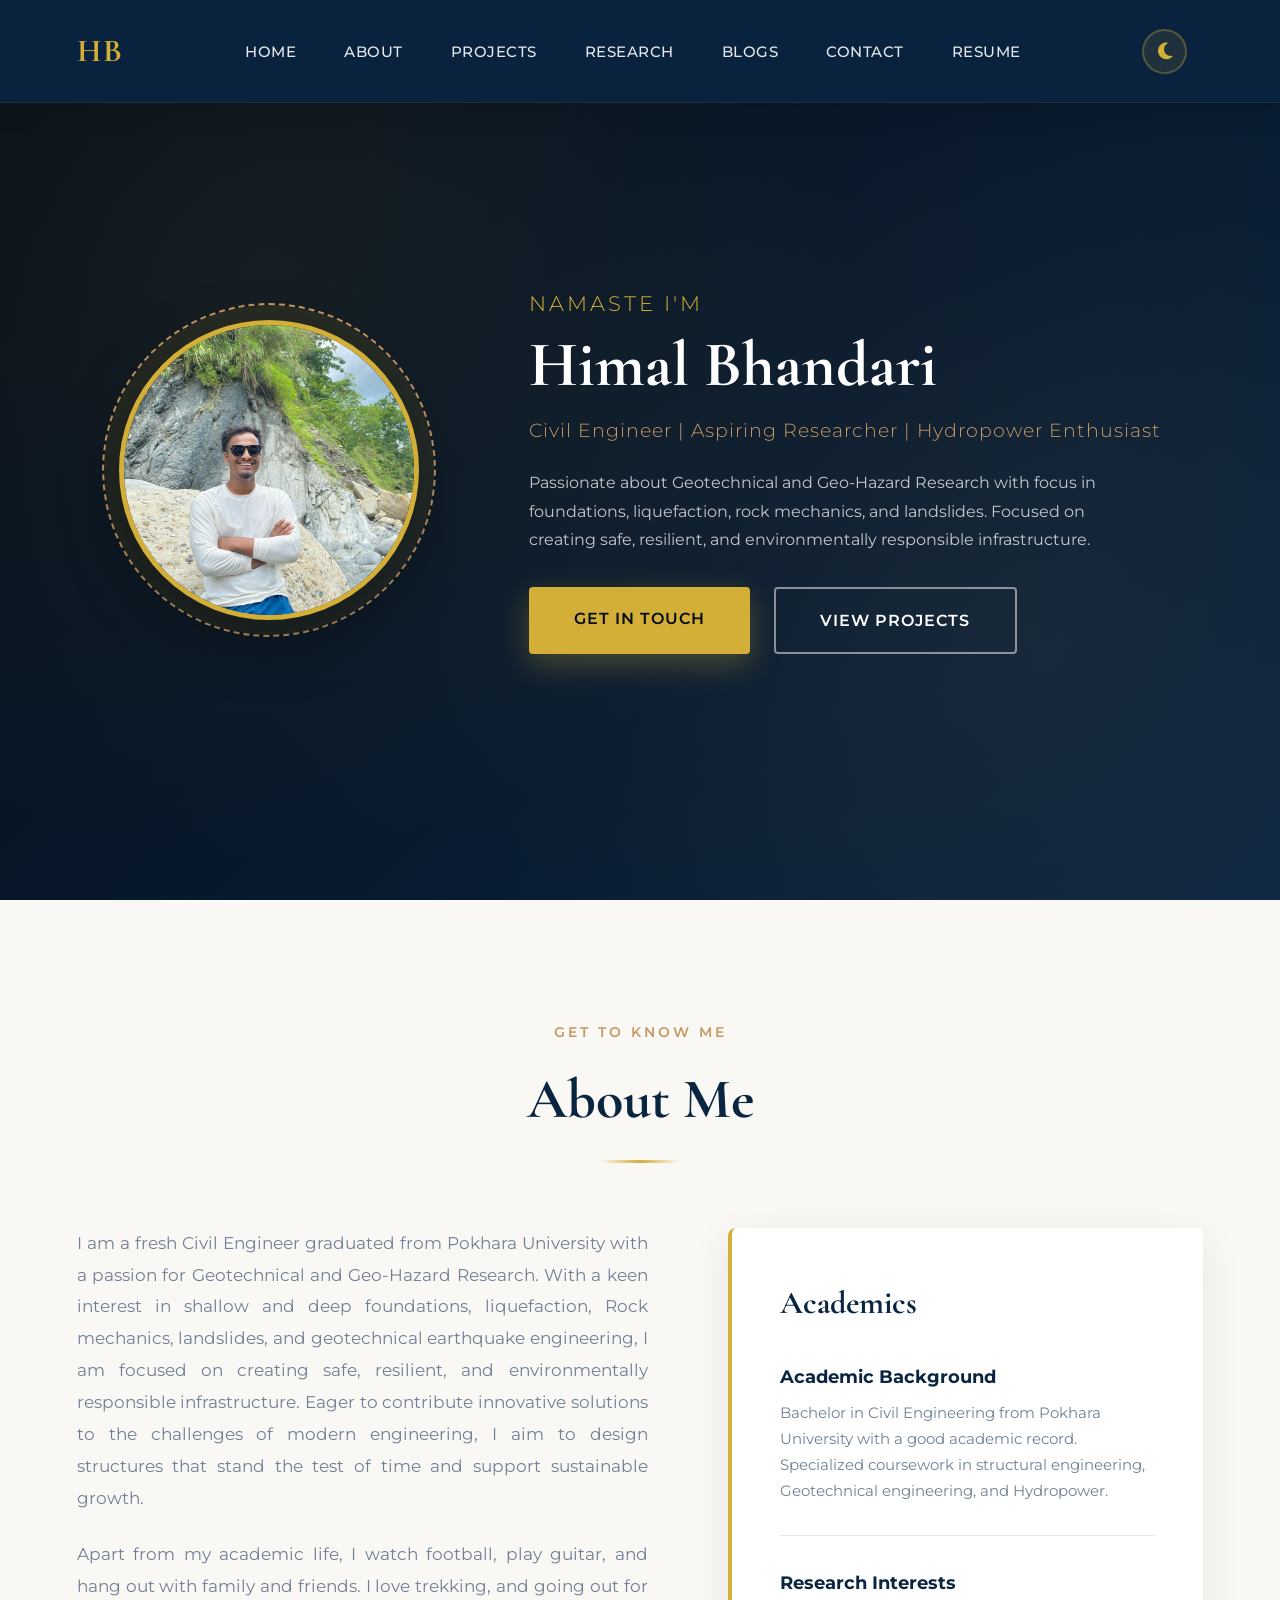
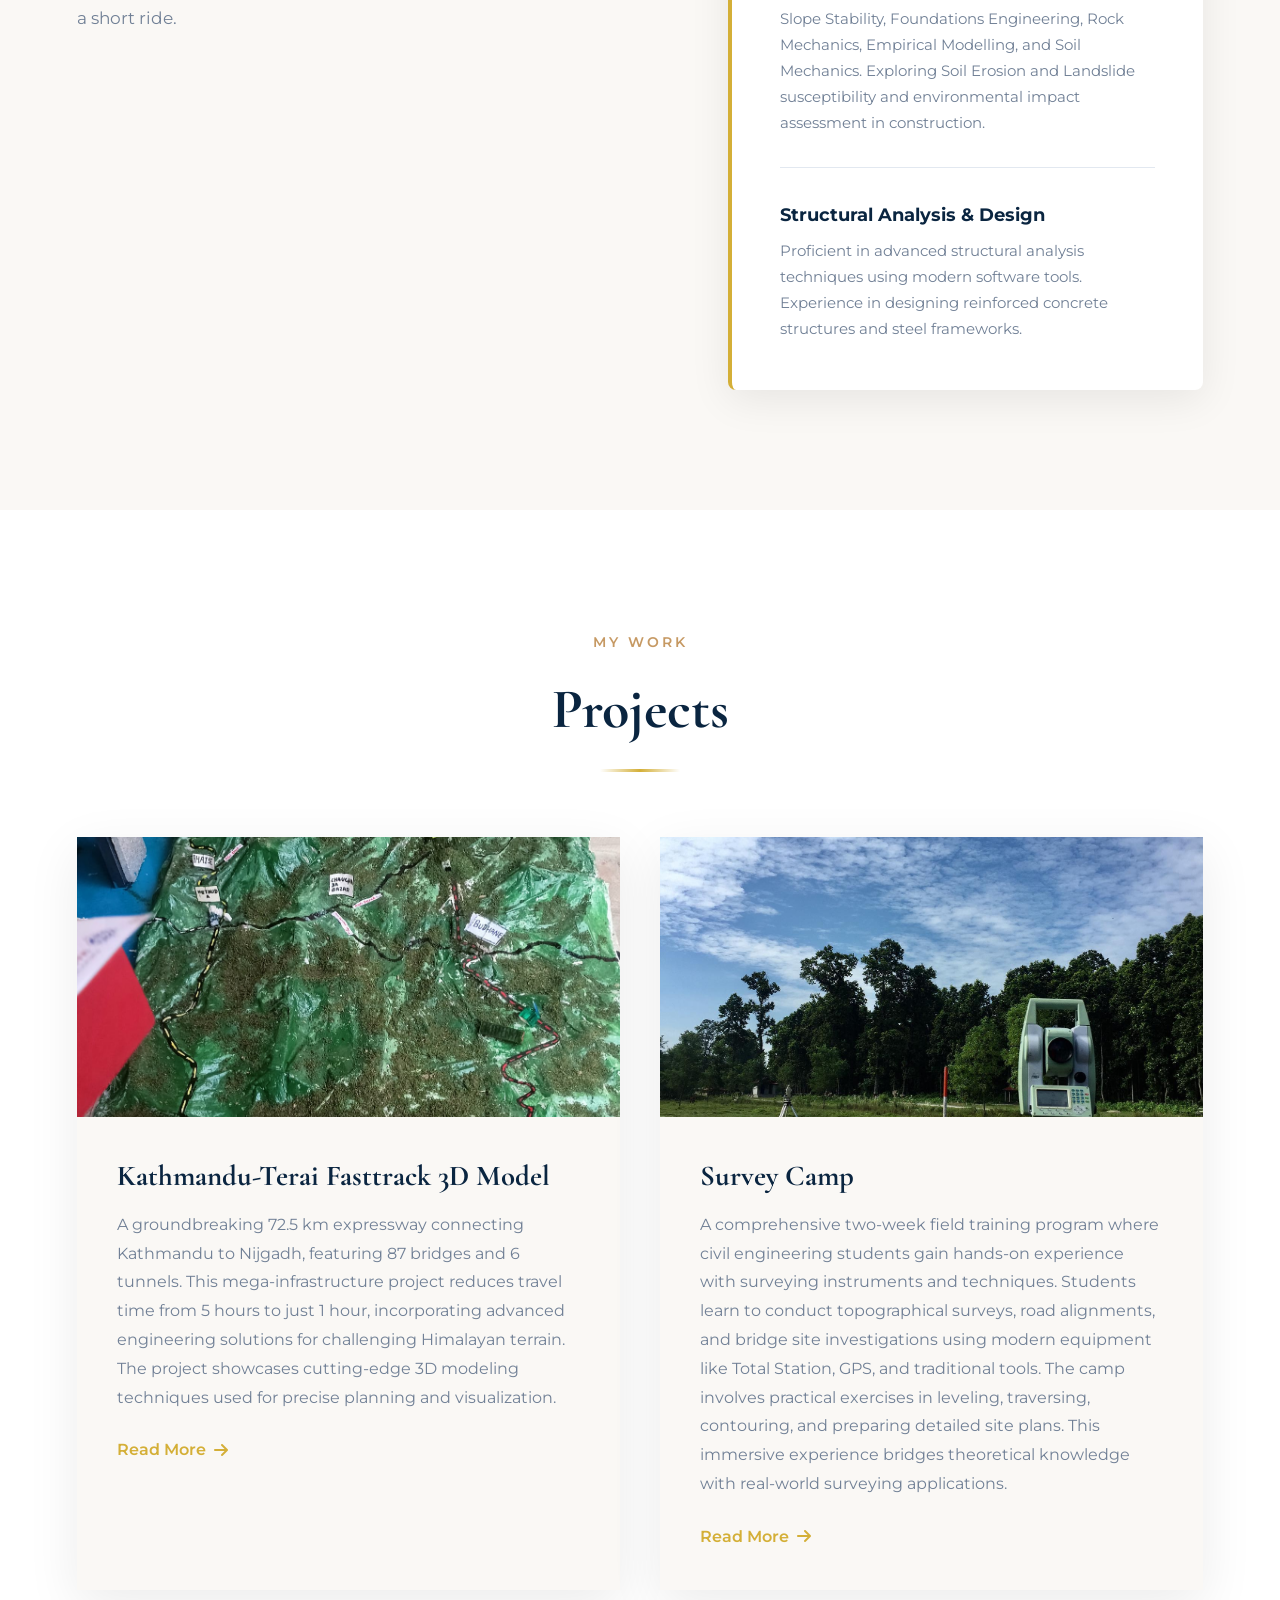
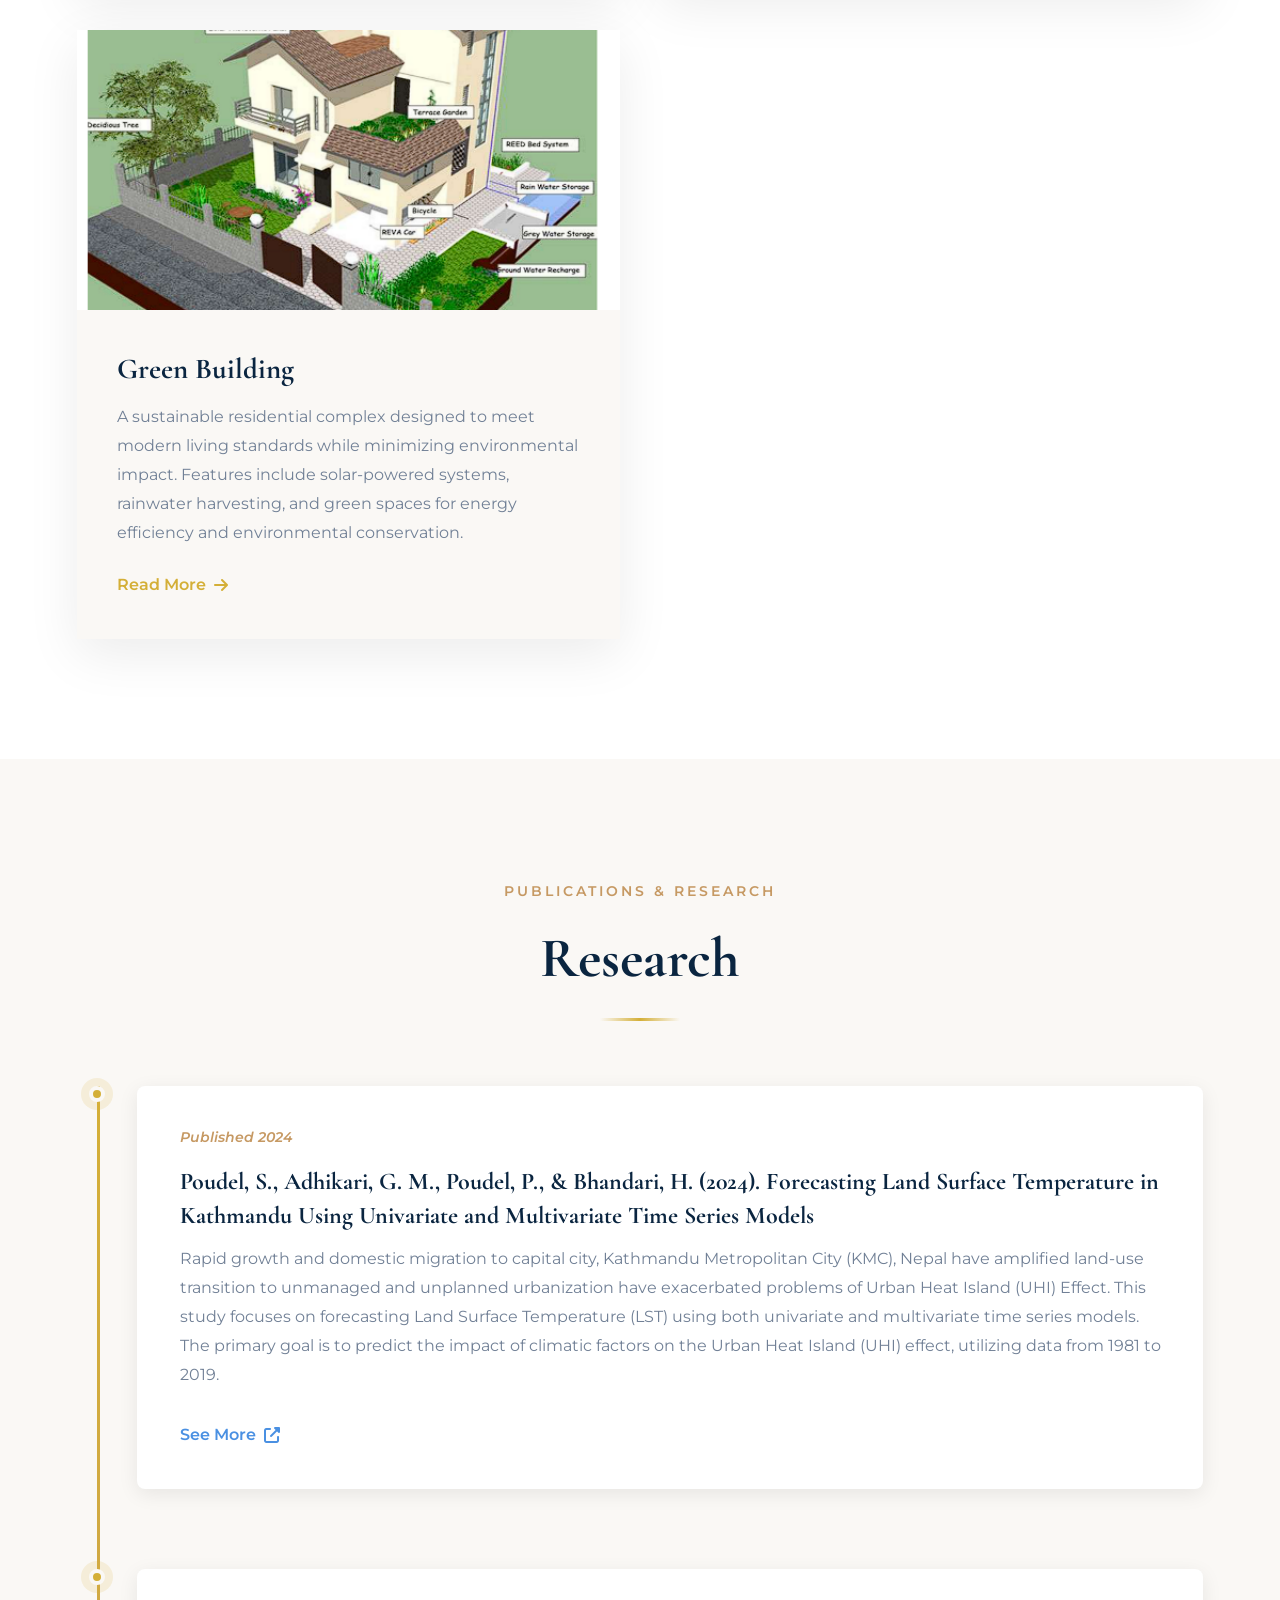
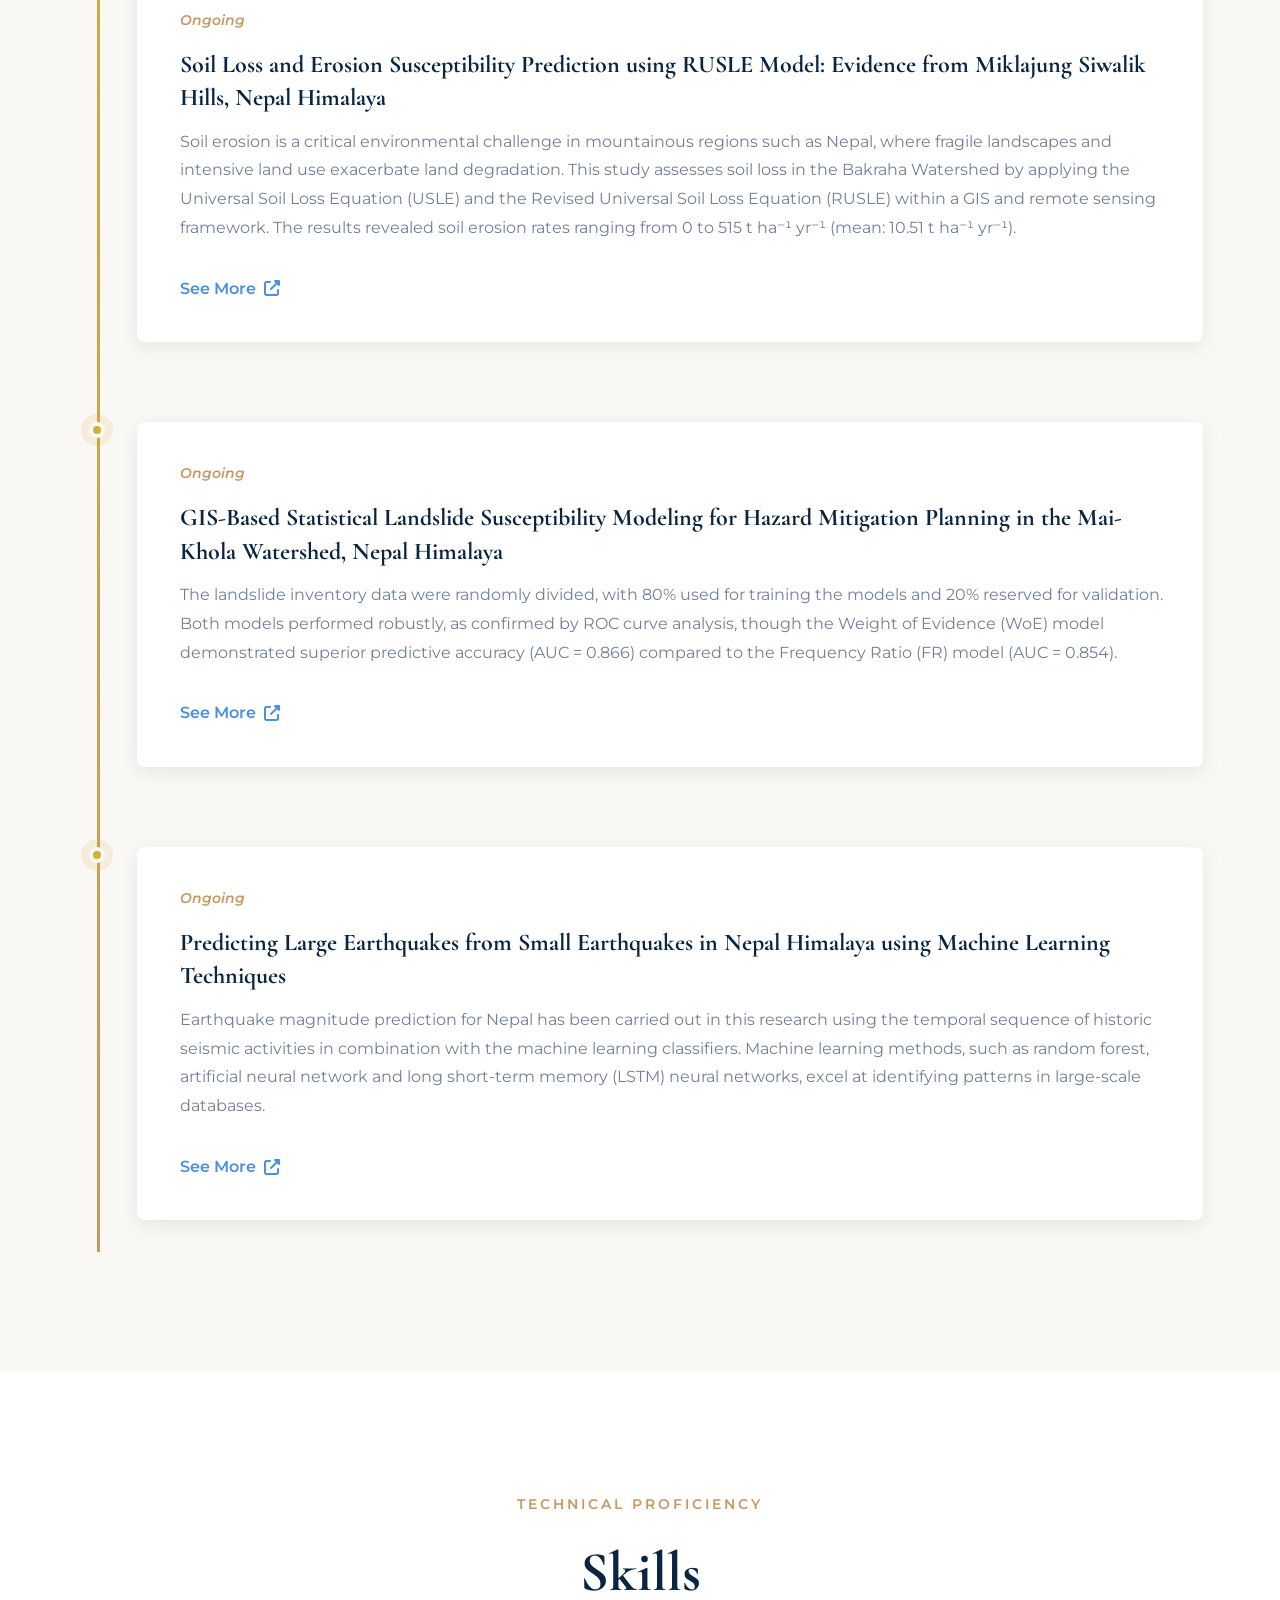
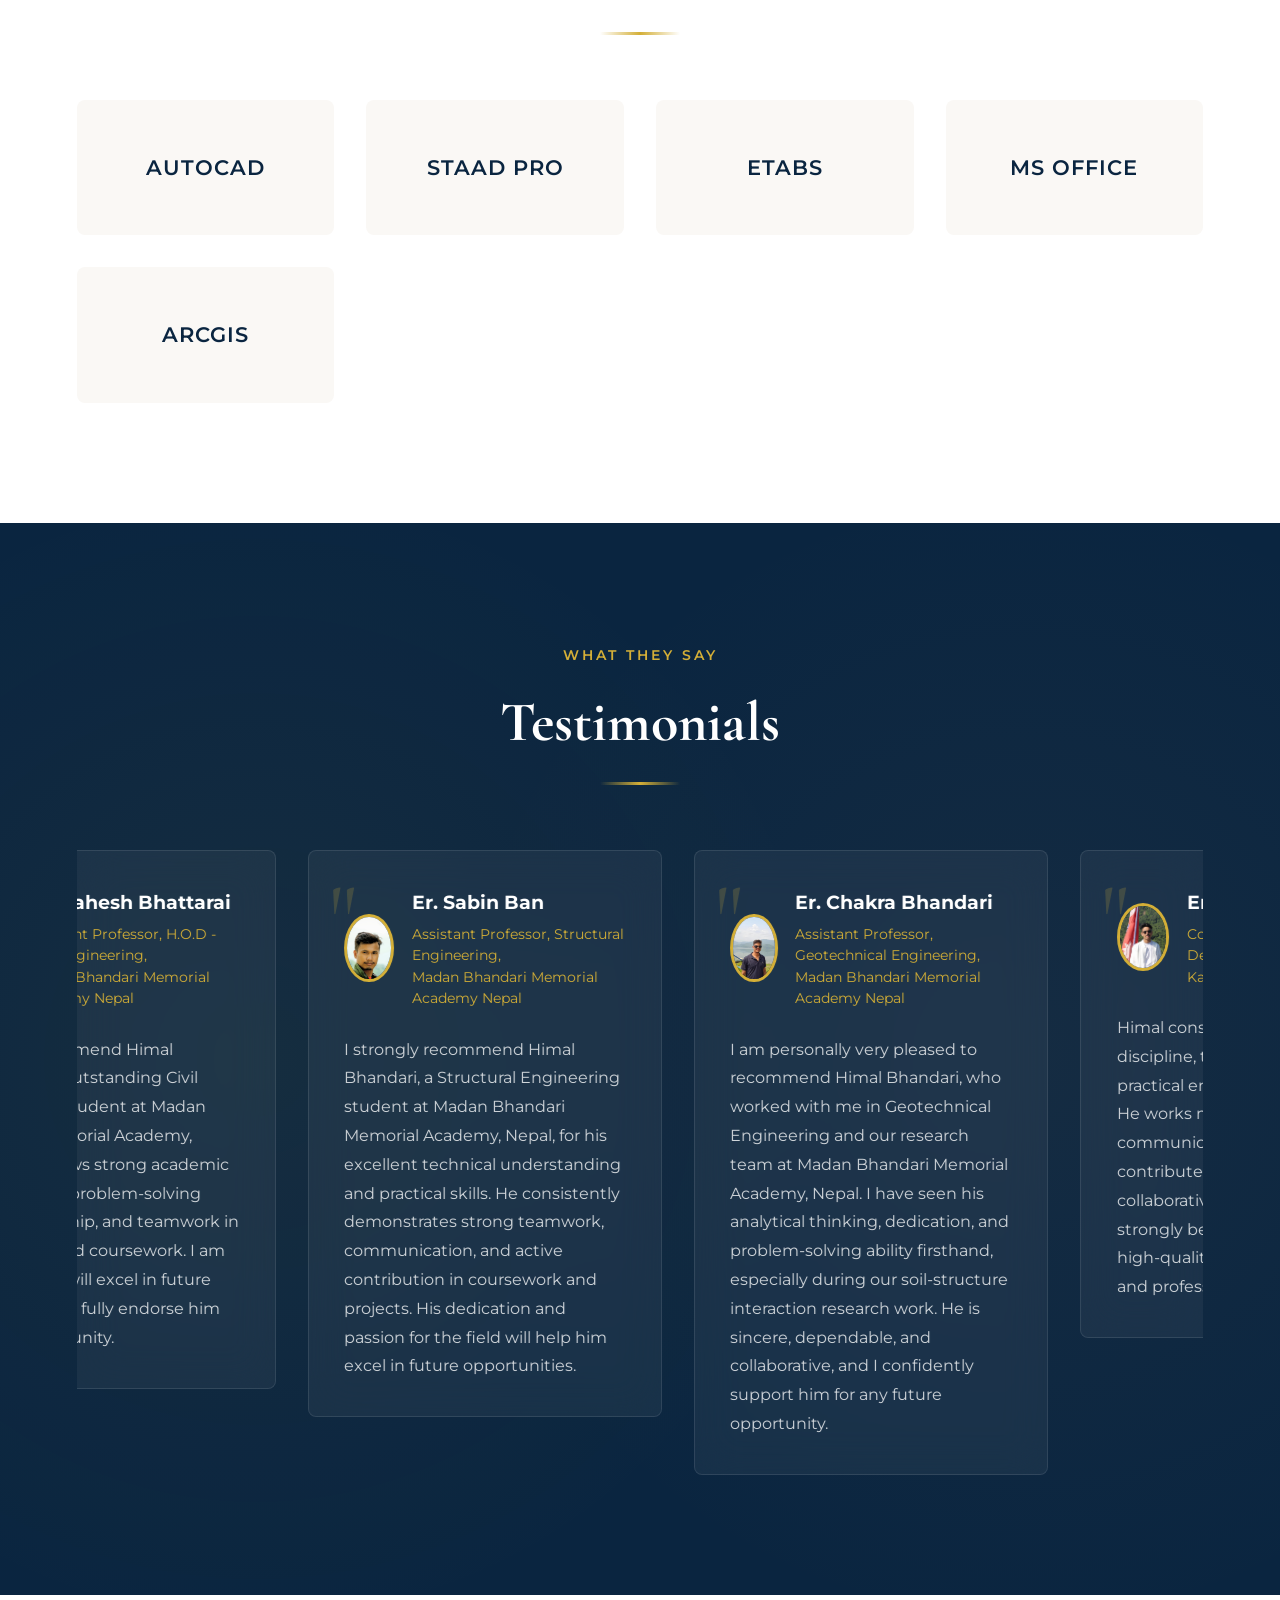
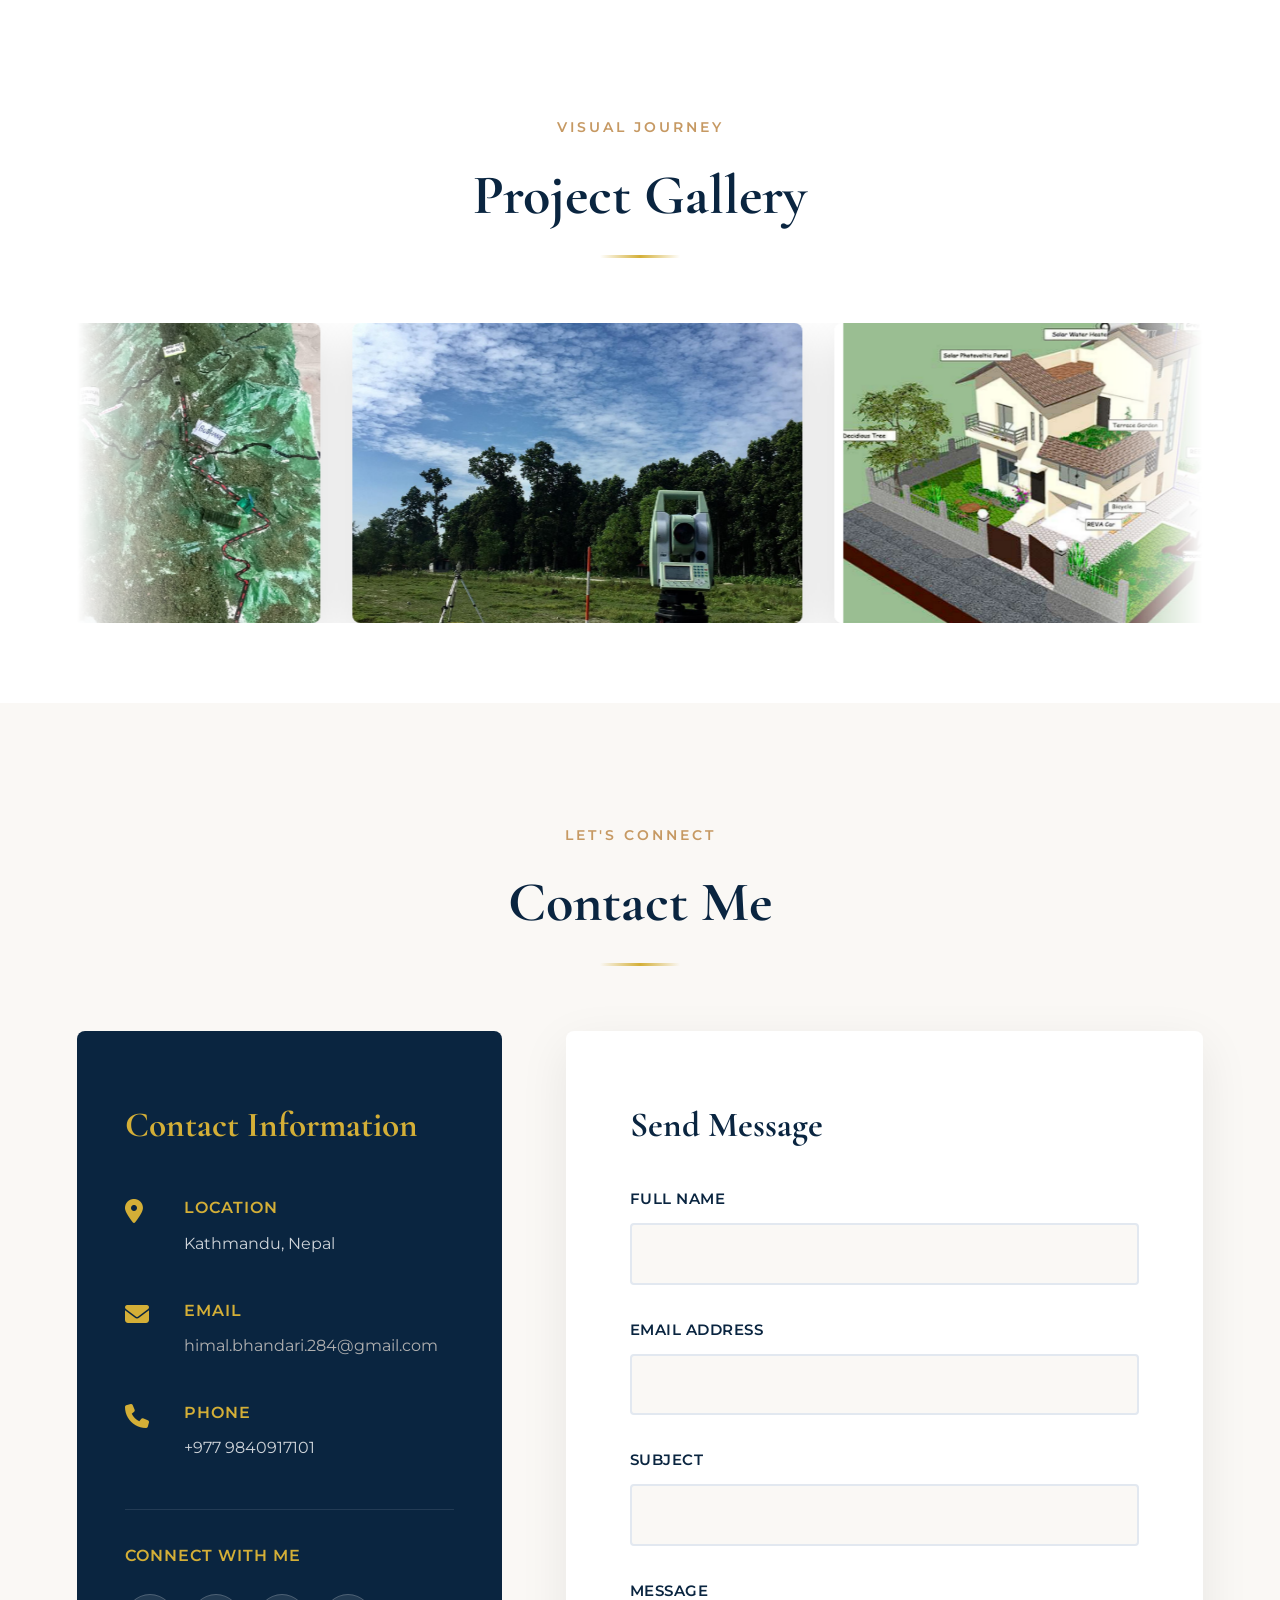
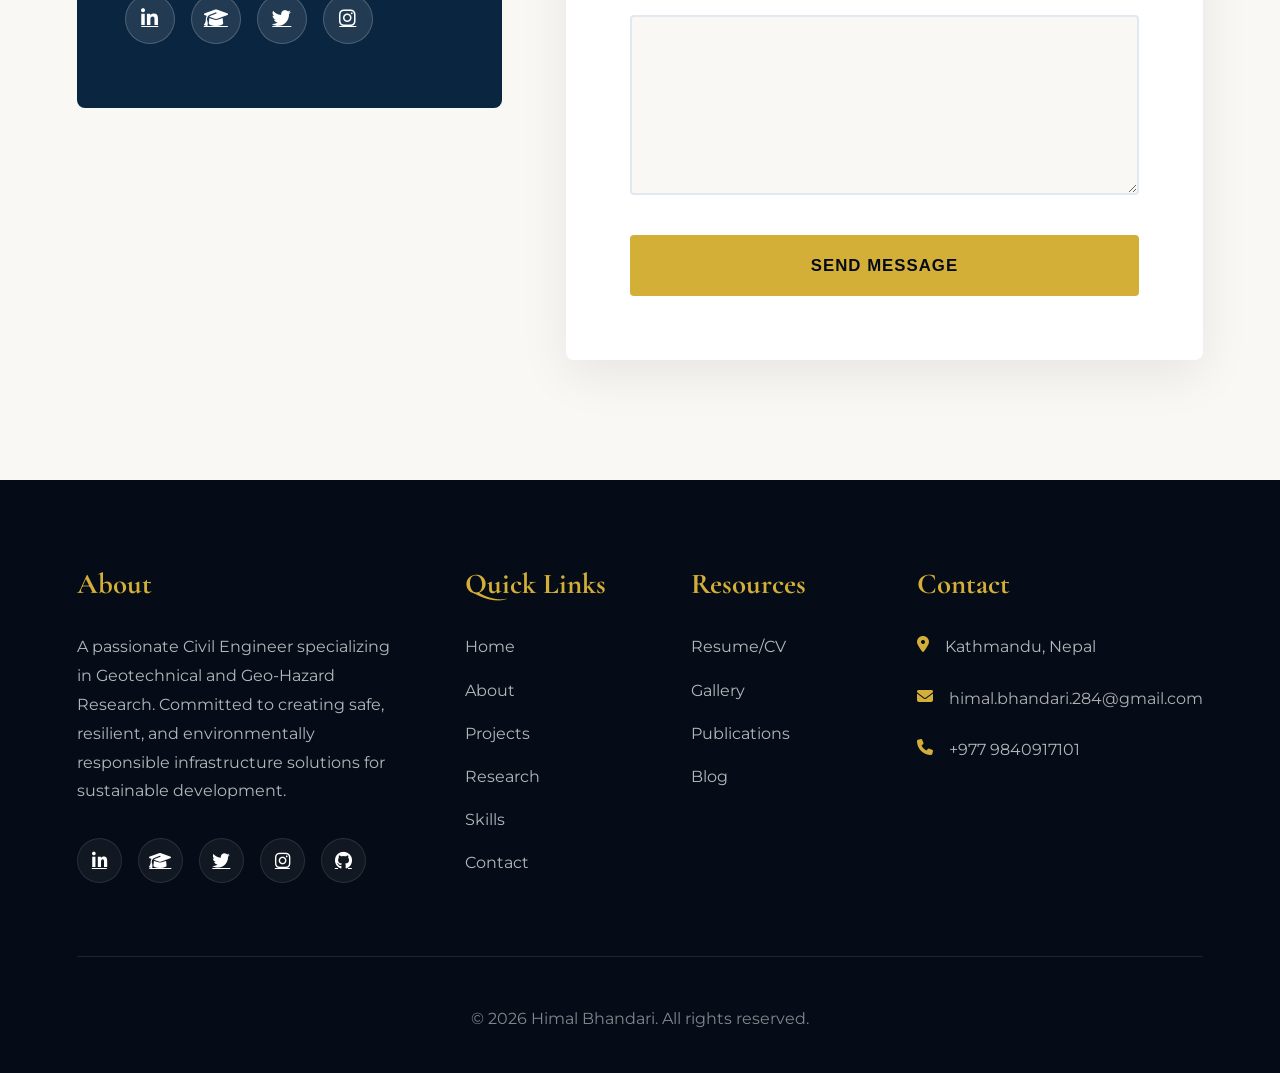
<file: index.html>
<!DOCTYPE html>
<html lang="en">
<head>
    <meta charset="UTF-8">
    <meta name="viewport" content="width=device-width, initial-scale=1.0">
    <title>Himal Bhandari - Civil Engineer & Researcher</title>
    <link rel="icon" type="image/png" href="images/favicon-circle.png">
    <link rel="apple-touch-icon" href="images/profile.jpg">
    <meta name="description" content="Portfolio of Himal Bhandari, Civil Engineer and aspiring researcher focused on geotechnical engineering, geo-hazard analysis, hydropower, and sustainable infrastructure.">
    <meta name="keywords" content="Himal Bhandari, Civil Engineer, Geotechnical Engineering, Hydropower, Landslide, Soil Mechanics, Portfolio, Nepal">
    <meta name="author" content="Himal Bhandari">
    <meta name="robots" content="index, follow, max-image-preview:large">
    <link rel="canonical" href="index.html">
    <meta property="og:type" content="website">
    <meta property="og:title" content="Himal Bhandari - Civil Engineer & Researcher">
    <meta property="og:description" content="Civil engineering portfolio featuring projects, research, blogs, and contact information.">
    <meta property="og:url" content="index.html">
    <meta property="og:image" content="images/profile.jpg">
    <meta name="twitter:card" content="summary_large_image">
    <meta name="twitter:title" content="Himal Bhandari - Civil Engineer & Researcher">
    <meta name="twitter:description" content="Civil engineering portfolio featuring projects, research, and blogs.">
    <meta name="twitter:image" content="images/profile.jpg">
    <link href="https://fonts.googleapis.com/css2?family=Cormorant+Garamond:wght@300;400;600;700&family=Montserrat:wght@300;400;500;600;700&display=swap" rel="stylesheet">
    <link rel="stylesheet" href="https://cdnjs.cloudflare.com/ajax/libs/font-awesome/6.4.0/css/all.min.css">
    <link rel="stylesheet" href="style.css">
    <link rel="blog-page-css" href="blogs-page.css">
    <script type="application/ld+json">
    {
      "@context": "https://schema.org",
      "@type": "Person",
      "name": "Himal Bhandari",
      "jobTitle": "Civil Engineer",
      "url": "index.html",
      "image": "images/profile.jpg",
      "sameAs": [
        "https://linkedin.com/in/himal17101",
        "https://www.instagram.com/th3_heisenberg/"
      ]
    }
    </script>
</head>
<body>
    <!-- Navigation -->
    <nav>
        <div class="nav-container">
            <div class="logo"><a href="#home">HB</a></div>
            <ul class="nav-links" id="navLinks">
                <li><a href="#home">Home</a></li>
                <li><a href="#about">About</a></li>
                <li><a href="#projects">Projects</a></li>
                <li><a href="#research">Research</a></li>
                <li><a href="blogs-page.html" class="active">Blogs</a></li>
                <li><a href="#contact">Contact</a></li>
                <li><a href="images/CV_HIMAL_BHANDARI.pdf" target="_blank">Resume</a></li>
            </ul>
            <div class="theme-toggle" id="themeToggle">
                <i class="fas fa-moon"></i>
            </div>
            <div class="menu-toggle" id="menuToggle">
                <span></span>
                <span></span>
                <span></span>
            </div>
        </div>
    </nav>

    <!-- Hero Section -->
    <section class="hero" id="home">
        <div class="hero-container">
            <div class="profile-section">
                <div class="profile-image-wrapper">
                    <img src="images/profile.jpg" alt="Himal Bhandari" class="profile-image">
                </div>
            </div>
            <div class="hero-content">
                <div class="greeting">Namaste I'm</div>
                <h1>Himal Bhandari</h1>
                <div class="designation">
                    Civil Engineer | Aspiring Researcher | Hydropower Enthusiast
                </div>
                <p class="hero-description">
                    Passionate about Geotechnical and Geo-Hazard Research with focus in foundations, liquefaction, rock mechanics, and landslides. Focused on creating safe, resilient, and environmentally responsible infrastructure.
                </p>
                <div class="cta-buttons">
                    <a href="#contact" class="btn btn-primary">Get In Touch</a>
                    <a href="#projects" class="btn btn-secondary">View Projects</a>
                </div>
            </div>
        </div>
    </section>

    <!-- About Section -->
    <section class="about" id="about">
        <div class="section-container">
            <div class="section-header">
                <div class="section-subtitle">Get To Know Me</div>
                <h2 class="section-title">About Me</h2>
            </div>
            <div class="about-content">
                <div class="about-text">
                    <p>
                        I am a fresh Civil Engineer graduated from Pokhara University with a passion for Geotechnical and Geo-Hazard Research. With a keen interest in shallow and deep foundations, liquefaction, Rock mechanics, landslides, and geotechnical earthquake engineering, I am focused on creating safe, resilient, and environmentally responsible infrastructure. Eager to contribute innovative solutions to the challenges of modern engineering, I aim to design structures that stand the test of time and support sustainable growth.
                    </p>
                    <p>
                        Apart from my academic life, I watch football, play guitar, and hang out with family and friends. I love trekking, and going out for a short ride.
                    </p>
                </div>
                <div class="academics-section">
                    <h3>Academics</h3>
                    <div class="academic-item">
                        <h4>Academic Background</h4>
                        <p>Bachelor in Civil Engineering from Pokhara University with a good academic record. Specialized coursework in structural engineering, Geotechnical engineering, and Hydropower.</p>
                    </div>
                    <div class="academic-item">
                        <h4>Research Interests</h4>
                        <p>Slope Stability, Foundations Engineering, Rock Mechanics, Empirical Modelling, and Soil Mechanics. Exploring Soil Erosion and Landslide susceptibility and environmental impact assessment in construction.</p>
                    </div>
                    <div class="academic-item">
                        <h4>Structural Analysis & Design</h4>
                        <p>Proficient in advanced structural analysis techniques using modern software tools. Experience in designing reinforced concrete structures and steel frameworks.</p>
                    </div>
                </div>
            </div>
        </div>
    </section>

    <!-- Projects Section -->
    <section class="projects" id="projects">
        <div class="section-container">
            <div class="section-header">
                <div class="section-subtitle">My Work</div>
                <h2 class="section-title">Projects</h2>
            </div>
            <div class="projects-masonry">
                <div class="project-item">
                    <div class="project-image-container">
                        <img src="images/ktm-terai fasttrack model.jpg" alt="Kathmandu-Terai Fasttrack">
                        <div class="project-overlay"></div>
                    </div>
                    <div class="project-info">
                        <h3>Kathmandu-Terai Fasttrack 3D Model</h3>
                        <p>A groundbreaking 72.5 km expressway connecting Kathmandu to Nijgadh, featuring 87 bridges and 6 tunnels. This mega-infrastructure project reduces travel time from 5 hours to just 1 hour, incorporating advanced engineering solutions for challenging Himalayan terrain. The project showcases cutting-edge 3D modeling techniques used for precise planning and visualization.</p>
                        <a href="project-fasttrack.html" class="project-link">
                            Read More <i class="fas fa-arrow-right"></i>
                        </a>
                    </div>
                </div>

                <div class="project-item">
                    <div class="project-image-container">
                        <img src="images/survey camp1.jpeg" alt="Survey Camp">
                        <div class="project-overlay"></div>
                    </div>
                    <div class="project-info">
                        <h3>Survey Camp</h3>
                        <p>A comprehensive two-week field training program where civil engineering students gain hands-on experience with surveying instruments and techniques. Students learn to conduct topographical surveys, road alignments, and bridge site investigations using modern equipment like Total Station, GPS, and traditional tools. The camp involves practical exercises in leveling, traversing, contouring, and preparing detailed site plans. This immersive experience bridges theoretical knowledge with real-world surveying applications.</p>
                        <a href="project-survey-camp.html" class="project-link">
                            Read More <i class="fas fa-arrow-right"></i>
                        </a>
                    </div>
                </div>

                <div class="project-item">
                    <div class="project-image-container">
                        <img src="images/green building .png" alt="Green Building">
                        <div class="project-overlay"></div>
                    </div>
                    <div class="project-info">
                        <h3>Green Building</h3>
                        <p>A sustainable residential complex designed to meet modern living standards while minimizing environmental impact. Features include solar-powered systems, rainwater harvesting, and green spaces for energy efficiency and environmental conservation.</p>
                        <a href="project-green-building.html" class="project-link">
                            Read More <i class="fas fa-arrow-right"></i>
                        </a>
                    </div>
                </div>
            </div>
        </div>
    </section>

    <!-- Research Section -->
    <section class="research" id="research">
        <div class="section-container">
            <div class="section-header">
                <div class="section-subtitle">Publications & Research</div>
                <h2 class="section-title">Research</h2>
            </div>
            <div class="research-timeline">
                <div class="research-entry">
                    <div class="research-marker"></div>
                    <div class="research-image">
                        <img src="images/LST analysis of KTM.png" alt="LST Analysis Research">
                    </div>
                    <div class="research-content">
                        <div class="research-meta">Published 2024</div>
                        <h3>Poudel, S., Adhikari, G. M., Poudel, P., & <b>Bhandari, H</b>. (2024). Forecasting Land Surface Temperature in Kathmandu Using Univariate and Multivariate Time Series Models</h3>
                        <p>Rapid growth and domestic migration to capital city, Kathmandu Metropolitan City (KMC), Nepal have amplified land-use transition to unmanaged and unplanned urbanization have exacerbated problems of Urban Heat Island (UHI) Effect. This study focuses on forecasting Land Surface Temperature (LST) using both univariate and multivariate time series models. The primary goal is to predict the impact of climatic factors on the Urban Heat Island (UHI) effect, utilizing data from 1981 to 2019.</p>
                        <a href="https://www.preprints.org/manuscript/202410.1562/v1" target="_blank" class="research-link">
                            See More <i class="fas fa-external-link-alt"></i>
                        </a>
                    </div>
                </div>

                <div class="research-entry">
                    <div class="research-marker"></div>
                    <div class="research-image">
                        <img src="images/soil severity classes.png" alt="Soil Loss Research">
                    </div>
                    <div class="research-content">
                        <div class="research-meta">Ongoing</div>
                        <h3>Soil Loss and Erosion Susceptibility Prediction using RUSLE Model: Evidence from Miklajung Siwalik Hills, Nepal Himalaya</h3>
                        <p>Soil erosion is a critical environmental challenge in mountainous regions such as Nepal, where fragile landscapes and intensive land use exacerbate land degradation. This study assesses soil loss in the Bakraha Watershed by applying the Universal Soil Loss Equation (USLE) and the Revised Universal Soil Loss Equation (RUSLE) within a GIS and remote sensing framework. The results revealed soil erosion rates ranging from 0 to 515 t ha⁻¹ yr⁻¹ (mean: 10.51 t ha⁻¹ yr⁻¹).</p>
                        <a href="images/Final Black book report on soil loss and erosion .pdf" class="research-link">
                            See More <i class="fas fa-external-link-alt"></i>
                        </a>
                    </div>
                </div>

                <div class="research-entry">
                    <div class="research-marker"></div>
                    <div class="research-image">
                        <img src="images/landslide.jpg" alt="Landslide Research">
                    </div>
                    <div class="research-content">
                        <div class="research-meta">Ongoing</div>
                        <h3>GIS-Based Statistical Landslide Susceptibility Modeling for Hazard Mitigation Planning in the Mai-Khola Watershed, Nepal Himalaya</h3>
                        <p>The landslide inventory data were randomly divided, with 80% used for training the models and 20% reserved for validation. Both models performed robustly, as confirmed by ROC curve analysis, though the Weight of Evidence (WoE) model demonstrated superior predictive accuracy (AUC = 0.866) compared to the Frequency Ratio (FR) model (AUC = 0.854).</p>
                        <a href="images/landslide final report.pdf" class="research-link">
                            See More <i class="fas fa-external-link-alt"></i>
                        </a>
                    </div>
                </div>

                <div class="research-entry">
                    <div class="research-marker"></div>
                    <div class="research-image">
                        <img src="images/paper coming soon.png" alt="Earthquake Prediction Research">
                    </div>
                    <div class="research-content">
                        <div class="research-meta">Ongoing</div>
                        <h3>Predicting Large Earthquakes from Small Earthquakes in Nepal Himalaya using Machine Learning Techniques</h3>
                        <p>Earthquake magnitude prediction for Nepal has been carried out in this research using the temporal sequence of historic seismic activities in combination with the machine learning classifiers. Machine learning methods, such as random forest, artificial neural network and long short-term memory (LSTM) neural networks, excel at identifying patterns in large-scale databases.</p>
                        <a href="images/proposal of large earthquake prediction from small earthquake using machine learning techniques.pdf" class="research-link">
                            See More <i class="fas fa-external-link-alt"></i>
                        </a>
                    </div>
                </div>
            </div>
        </div>
    </section>

    <!-- Skills Section -->
    <section class="skills" id="skills">
        <div class="section-container">
            <div class="section-header">
                <div class="section-subtitle">Technical Proficiency</div>
                <h2 class="section-title">Skills</h2>
            </div>
            <div class="skills-grid">
                <div class="skill-card">
                    <h3>AUTOCAD</h3>
                </div>
                <div class="skill-card">
                    <h3>STAAD PRO</h3>
                </div>
                <div class="skill-card">
                    <h3>ETABS</h3>
                </div>
                <div class="skill-card">
                    <h3>MS OFFICE</h3>
                </div>
                <div class="skill-card">
                    <h3>ARCGIS</h3>
                </div>
            </div>
        </div>
    </section>

    <!-- Testimonials Section -->
    <section class="testimonials">
        <div class="section-container">
            <div class="section-header">
                <div class="section-subtitle">What They Say</div>
                <h2 class="section-title">Testimonials</h2>
            </div>
            <div class="testimonials-slider">
                <div class="testimonial-track">
                    <div class="testimonial-card">
                        <div class="testimonial-header">
                            <div class="testimonial-avatar">
                                <img src="images/mahesh-bhattrai.jpg" alt="Er. Mahesh Bhattarai">
                            </div>
                            <div class="testimonial-author">
                                <h4>Er. Mahesh Bhattarai</h4>
                                <p>Assistant Professor, H.O.D - Civil Engineering,<br>Madan Bhandari Memorial Academy Nepal</p>
                            </div>
                        </div>
                        <div class="testimonial-text">
                            I highly recommend Himal Bhandari, an outstanding Civil Engineering student at Madan Bhandari Memorial Academy, Nepal.
                                He shows strong academic performance, problem-solving ability, leadership, and teamwork in his projects and coursework.
                                    I am confident he will excel in future endeavors and fully endorse him for any opportunity.
                        </div>
                    </div>

                    <div class="testimonial-card">
                        <div class="testimonial-header">
                            <div class="testimonial-avatar">
                                <img src="images/sabin-ban.jpg" alt="Er. Sabin Ban">
                            </div>
                            <div class="testimonial-author">
                                <h4>Er. Sabin Ban</h4>
                                <p>Assistant Professor, Structural Engineering,<br>Madan Bhandari Memorial Academy Nepal</p>
                            </div>
                        </div>
                        <div class="testimonial-text">
                            I strongly recommend Himal Bhandari, a Structural Engineering student at Madan Bhandari Memorial Academy, Nepal, for his excellent technical understanding and practical skills.
                                He consistently demonstrates strong teamwork, communication, and active contribution in coursework and projects.
                                    His dedication and passion for the field will help him excel in future opportunities.
                        </div>
                    </div>

                    <div class="testimonial-card">
                        <div class="testimonial-header">
                            <div class="testimonial-avatar">
                                <img src="images/chakra-bhandari.png" alt="Er. Chakra Bhandari">
                            </div>
                            <div class="testimonial-author">
                                <h4>Er. Chakra Bhandari</h4>
                                <p>Assistant Professor, Geotechnical Engineering,<br>Madan Bhandari Memorial Academy Nepal</p>
                            </div>
                        </div>
                        <div class="testimonial-text">
                           I am personally very pleased to recommend Himal Bhandari, who worked with me in Geotechnical Engineering and our research team at Madan Bhandari Memorial Academy, Nepal.
                                I have seen his analytical thinking, dedication, and problem-solving ability firsthand, especially during our soil-structure interaction research work.
                                    He is sincere, dependable, and collaborative, and I confidently support him for any future opportunity.
                        </div>
                    </div>

                    <div class="testimonial-card">
                        <div class="testimonial-header">
                            <div class="testimonial-avatar">
                                <img src="images/himal senior.jpeg" alt="Er. Himal Bhandari">
                            </div>
                            <div class="testimonial-author">
                                <h4>Er. Himal Bhandari</h4>
                                <p>Computer Engineer, Dot Net Developer,<br>Kathmandu, Nepal</p>
                            </div>
                        </div>
                        <div class="testimonial-text">
                            Himal consistently demonstrates discipline, technical curiosity, and practical engineering judgment.
                                He works methodically, communicates clearly, and contributes positively in collaborative environments.
                                    I strongly believe he will deliver high-quality results in research and professional engineering roles.
                        </div>
                    </div>
                </div>
            </div>
        </div>
    </section>

    <!-- Gallery Section -->
    <section class="gallery" id="gallery">
        <div class="section-container">
            <div class="section-header">
                <div class="section-subtitle">Visual Journey</div>
                <h2 class="section-title">Project Gallery</h2>
            </div>
        </div>
        <div class="gallery-slider">
            <div class="gallery-track">
                <div class="gallery-item">
                    <img src="images/ktm-terai fasttrack model.jpg" alt="Physical Model of Fasttrack">
                </div>
                <div class="gallery-item">
                    <img src="images/survey camp1.jpeg" alt="survey using total station">
                </div>
                <div class="gallery-item">
                    <img src="images/green building .png" alt="Thematic image of green building">
                </div>
                <div class="gallery-item">
                    <img src="images/LST analysis of KTM.png" alt="Project 4">
                </div>
                <div class="gallery-item">
                    <img src="images/soil severity classes.png" alt="Soil erosion severity classes of Bakraha Watershed, urlabari.">
                </div>
                <div class="gallery-item">
                    <img src="images/landslide.jpg" alt="Landslide inventory of Mail khola watershed illam.">
                </div>
                <!-- Duplicate for seamless loop -->
                <div class="gallery-item">
                    <img src="images/ktm-terai fasttrack model.jpg" alt="Physical Model of Fasttrack">
                </div>
                <div class="gallery-item">
                    <img src="images/survey camp1.jpeg" alt="survey using total station">
                </div>
                <div class="gallery-item">
                    <img src="images/green building .png" alt="Thematic image of green building">
                </div>
                <div class="gallery-item">
                    <img src="images/LST analysis of KTM.png" alt="Project 4">
                </div>
                <div class="gallery-item">
                    <img src="images/soil severity classes.png" alt="Soil erosion severity classes of Bakraha Watershed, urlabari.">
                </div>
                <div class="gallery-item">
                    <img src="images/landslide.jpg" alt="Landslide inventory of Mail khola watershed illam.">
                </div>
            </div>
        </div>
    </section>

    <!-- Contact Section -->
    <section class="contact" id="contact">
        <div class="section-container">
            <div class="section-header">
                <div class="section-subtitle">Let's Connect</div>
                <h2 class="section-title">Contact Me</h2>
            </div>
            <div class="contact-wrapper">
                <div class="contact-info-section">
                    <h3>Contact Information</h3>
                    
                    <div class="contact-item">
                        <i class="fas fa-map-marker-alt"></i>
                        <div class="contact-item-content">
                            <h4>Location</h4>
                            <p>Kathmandu, Nepal</p>
                        </div>
                    </div>

                    <div class="contact-item">
                        <i class="fas fa-envelope"></i>
                        <div class="contact-item-content">
                            <h4>Email</h4>
                            <p><a href="mailto:himal.bhandari.284@gmail.com">himal.bhandari.284@gmail.com</a></p>
                        </div>
                    </div>

                    <div class="contact-item">
                        <i class="fas fa-phone"></i>
                        <div class="contact-item-content">
                            <h4>Phone</h4>
                            <p>+977 9840917101</p>
                        </div>
                    </div>

                    <div class="contact-social">
                        <h4>Connect With Me</h4>
                        <div class="social-icons">
                            <a href="https://linkedin.com/in/himal17101" target="_blank"><i class="fab fa-linkedin-in"></i></a>
                            <a href="https://scholar.google.com/citations?user=aq6gFBcAAAAJ&hl=en" target="_blank"><i class="fas fa-graduation-cap"></i></a>
                            <a href="https://twitter.com" target="_blank"><i class="fab fa-twitter"></i></a>
                            <a href="https://www.instagram.com/th3_heisenberg/" target="_blank"><i class="fab fa-instagram"></i></a>
                        </div>
                    </div>
                </div>

                <div class="contact-form-section">
                    <h3>Send Message</h3>
                    <form id="contactForm" action="https://formsubmit.co/himal.bhandari.284@gmail.com" method="POST">
                        <input type="hidden" name="_subject" value="New portfolio contact form submission">
                        <div class="form-group">
                            <label for="name">Full Name</label>
                            <input type="text" id="name" name="name" required>
                        </div>
                        <div class="form-group">
                            <label for="email">Email Address</label>
                            <input type="email" id="email" name="email" required>
                        </div>
                        <div class="form-group">
                            <label for="subject">Subject</label>
                            <input type="text" id="subject" name="subject" required>
                        </div>
                        <div class="form-group">
                            <label for="message">Message</label>
                            <textarea id="message" name="message" required></textarea>
                        </div>
                        <button type="submit" class="submit-btn">Send Message</button>
                    </form>
                </div>
            </div>
        </div>
    </section>

    <!-- Footer -->
    <footer>
        <div class="footer-content">
            <div class="footer-section footer-about">
                <h3>About</h3>
                <p>A passionate Civil Engineer specializing in Geotechnical and Geo-Hazard Research. Committed to creating safe, resilient, and environmentally responsible infrastructure solutions for sustainable development.</p>
                <div class="footer-social">
                    <a href="https://linkedin.com/in/himal17101" target="_blank"><i class="fab fa-linkedin-in"></i></a>
                    <a href="https://scholar.google.com/citations?user=aq6gFBcAAAAJ&hl=en" target="_blank"><i class="fas fa-graduation-cap"></i></a>
                    <a href="https://twitter.com" target="_blank"><i class="fab fa-twitter"></i></a>
                    <a href="https://www.instagram.com/th3_heisenberg/" target="_blank"><i class="fab fa-instagram"></i></a>
                    <a href="https://github.com" target="_blank"><i class="fab fa-github"></i></a>
                </div>
            </div>

            <div class="footer-section">
                <h3>Quick Links</h3>
                <ul class="footer-links">
                    <li><a href="#home">Home</a></li>
                    <li><a href="#about">About</a></li>
                    <li><a href="#projects">Projects</a></li>
                    <li><a href="#research">Research</a></li>
                    <li><a href="#skills">Skills</a></li>
                    <li><a href="#contact">Contact</a></li>
                </ul>
            </div>

            <div class="footer-section">
                <h3>Resources</h3>
                <ul class="footer-links">
                    <li><a href="images/CV_HIMAL_BHANDARI.pdf" target="_blank">Resume/CV</a></li>
                    <li><a href="#gallery">Gallery</a></li>
                    <li><a href="#">Publications</a></li>
                    <li><a href="blogs-page.html">Blog</a></li>
                </ul>
            </div>

            <div class="footer-section">
                <h3>Contact</h3>
                <div class="footer-contact-item">
                    <i class="fas fa-map-marker-alt"></i>
                    <p>Kathmandu, Nepal</p>
                </div>
                <div class="footer-contact-item">
                    <i class="fas fa-envelope"></i>
                    <a href="mailto:himal.bhandari.284@gmail.com">himal.bhandari.284@gmail.com</a>
                </div>
                <div class="footer-contact-item">
                    <i class="fas fa-phone"></i>
                    <p>+977 9840917101</p>
                </div>
            </div>
        </div>

        <div class="footer-bottom">
            <p>&copy; 2026 Himal Bhandari. All rights reserved.</p>
        </div>
    </footer>

    <!-- WhatsApp Float Button 
    <a href="https://wa.me/9779840917101?text=Hello%20Himal%2C%20I%20would%20like%20to%20discuss" class="whatsapp-float" target="_blank">
        <i class="fab fa-whatsapp"></i>
    </a> -->

    <script src="script.js"></script>
</body>
</html>
</file>
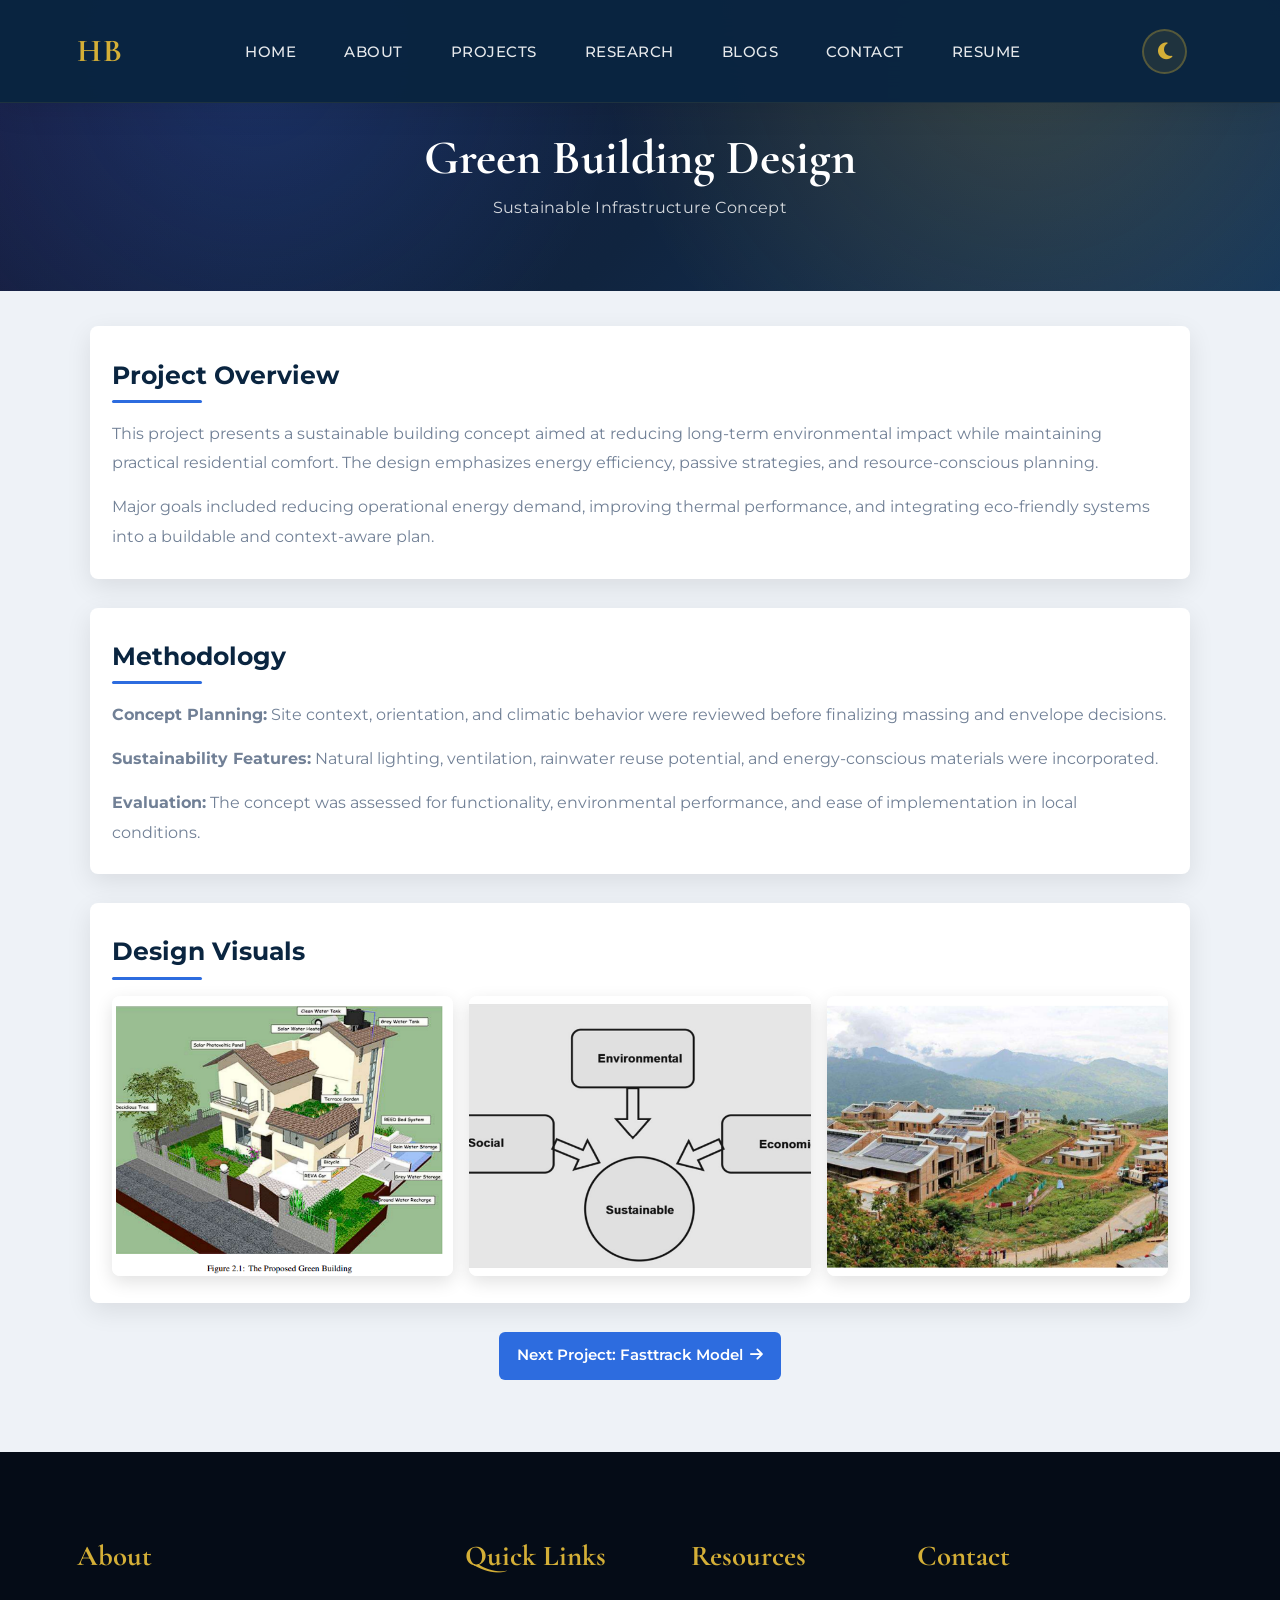
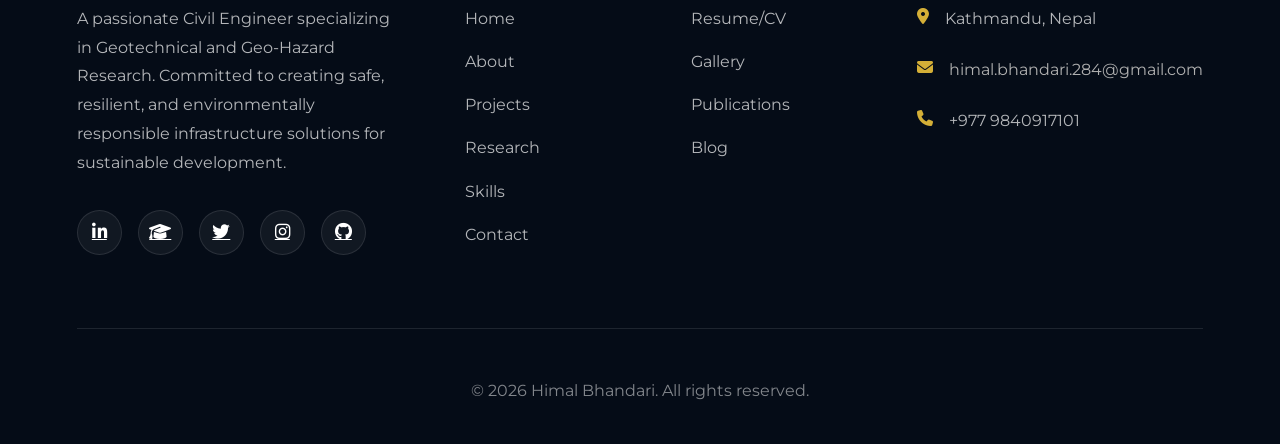
<file: project-green-building.html>
<!DOCTYPE html>
<html lang="en">
<head>
    <meta charset="UTF-8">
    <meta name="viewport" content="width=device-width, initial-scale=1.0">
    <title>Green Building Project</title>
    <link rel="icon" type="image/png" href="images/favicon-circle.png">
    <link rel="apple-touch-icon" href="images/profile.jpg">
    <meta name="description" content="Green Building project page by Himal Bhandari covering sustainable design strategy, methodology, visuals, and full project report.">
    <meta name="keywords" content="Green Building, Sustainable Design, Civil Engineering Project, Himal Bhandari">
    <meta name="author" content="Himal Bhandari">
    <meta name="robots" content="index, follow">
    <link rel="canonical" href="project-green-building.html">
    <meta property="og:type" content="article">
    <meta property="og:title" content="Green Building Project">
    <meta property="og:description" content="Sustainable infrastructure concept with design approach and project visuals.">
    <meta property="og:url" content="project-green-building.html">
    <meta property="og:image" content="images/green building .png">
    <meta name="twitter:card" content="summary_large_image">
    <meta name="twitter:title" content="Green Building Project">
    <meta name="twitter:description" content="Detailed green building project page by Himal Bhandari.">
    <meta name="twitter:image" content="images/green building .png">
    <link href="https://fonts.googleapis.com/css2?family=Cormorant+Garamond:wght@300;400;600;700&family=Montserrat:wght@300;400;500;600;700&display=swap" rel="stylesheet">
    <link rel="stylesheet" href="https://cdnjs.cloudflare.com/ajax/libs/font-awesome/6.4.0/css/all.min.css">
    <link rel="stylesheet" href="style.css">
    <link rel="stylesheet" href="project-detail.css">
    <script type="application/ld+json">
    {
      "@context": "https://schema.org",
      "@type": "CreativeWork",
      "name": "Green Building Project",
      "author": {
        "@type": "Person",
        "name": "Himal Bhandari"
      },
      "url": "project-green-building.html",
      "image": "images/green building .png",
      "description": "Project page for a sustainable green building concept including methodology and design visuals."
    }
    </script>
</head>
<body>
    <nav>
        <div class="nav-container">
            <div class="logo"><a href="index.html#home">HB</a></div>
            <ul class="nav-links" id="navLinks">
                <li><a href="index.html#home">Home</a></li>
                <li><a href="index.html#about">About</a></li>
                <li><a href="index.html#projects" class="active">Projects</a></li>
                <li><a href="index.html#research">Research</a></li>
                <li><a href="blogs-page.html">Blogs</a></li>
                <li><a href="index.html#contact">Contact</a></li>
                <li><a href="images/CV_HIMAL_BHANDARI.pdf" target="_blank">Resume</a></li>
            </ul>
            <div class="theme-toggle" id="themeToggle">
                <i class="fas fa-moon"></i>
            </div>
            <div class="menu-toggle" id="menuToggle">
                <span></span>
                <span></span>
                <span></span>
            </div>
        </div>
    </nav>

    <section class="project-hero">
        <h1>Green Building Design</h1>
        <p>Sustainable Infrastructure Concept</p>
    </section>

    <main class="project-page">
        <div class="project-shell">
            <section class="project-card">
                <h2>Project Overview</h2>
                <p>This project presents a sustainable building concept aimed at reducing long-term environmental impact while maintaining practical residential comfort. The design emphasizes energy efficiency, passive strategies, and resource-conscious planning.</p>
                <p>Major goals included reducing operational energy demand, improving thermal performance, and integrating eco-friendly systems into a buildable and context-aware plan.</p>
            </section>

            <section class="project-card">
                <h2>Methodology</h2>
                <p><strong>Concept Planning:</strong> Site context, orientation, and climatic behavior were reviewed before finalizing massing and envelope decisions.</p>
                <p><strong>Sustainability Features:</strong> Natural lighting, ventilation, rainwater reuse potential, and energy-conscious materials were incorporated.</p>
                <p><strong>Evaluation:</strong> The concept was assessed for functionality, environmental performance, and ease of implementation in local conditions.</p>
            </section>

            <section class="project-card">
                <h2>Design Visuals</h2>
                <div class="photos-grid">
                    <img src="images/green building .png" alt="Green building concept">
                    <img src="images/sustainibility.png" alt="Project documentation">
                    <img src="images/case study.png" alt="Case study of Bayalpata Hospital in Accham with rammed Earth Technology.">
                </div>
                <!--this comment is for the project report link-->
              <!----  <p><a href="images/Green_Buildings_Final_Project.pdf" target="_blank" class="project-link">Open Full Project Report <i class="fas fa-external-link-alt"></i></a></p> -->
            </section>

            <div class="project-nav-next">
                <a href="project-fasttrack.html">Next Project: Fasttrack Model <i class="fas fa-arrow-right"></i></a>
            </div>
        </div>
    </main>

    <footer>
        <div class="footer-content">
            <div class="footer-section footer-about">
                <h3>About</h3>
                <p>A passionate Civil Engineer specializing in Geotechnical and Geo-Hazard Research. Committed to creating safe, resilient, and environmentally responsible infrastructure solutions for sustainable development.</p>
                <div class="footer-social">
                    <a href="https://linkedin.com/in/himal17101" target="_blank"><i class="fab fa-linkedin-in"></i></a>
                    <a href="https://scholar.google.com/citations?user=aq6gFBcAAAAJ&hl=en" target="_blank"><i class="fas fa-graduation-cap"></i></a>
                    <a href="https://twitter.com" target="_blank"><i class="fab fa-twitter"></i></a>
                    <a href="https://www.instagram.com/th3_heisenberg/" target="_blank"><i class="fab fa-instagram"></i></a>
                    <a href="https://github.com" target="_blank"><i class="fab fa-github"></i></a>
                </div>
            </div>

            <div class="footer-section">
                <h3>Quick Links</h3>
                <ul class="footer-links">
                    <li><a href="index.html#home">Home</a></li>
                    <li><a href="index.html#about">About</a></li>
                    <li><a href="index.html#projects">Projects</a></li>
                    <li><a href="index.html#research">Research</a></li>
                    <li><a href="index.html#skills">Skills</a></li>
                    <li><a href="index.html#contact">Contact</a></li>
                </ul>
            </div>

            <div class="footer-section">
                <h3>Resources</h3>
                <ul class="footer-links">
                    <li><a href="images/CV_HIMAL_BHANDARI.pdf" target="_blank">Resume/CV</a></li>
                    <li><a href="index.html#gallery">Gallery</a></li>
                    <li><a href="#">Publications</a></li>
                    <li><a href="blogs-page.html">Blog</a></li>
                </ul>
            </div>

            <div class="footer-section">
                <h3>Contact</h3>
                <div class="footer-contact-item">
                    <i class="fas fa-map-marker-alt"></i>
                    <p>Kathmandu, Nepal</p>
                </div>
                <div class="footer-contact-item">
                    <i class="fas fa-envelope"></i>
                    <a href="mailto:himal.bhandari.284@gmail.com">himal.bhandari.284@gmail.com</a>
                </div>
                <div class="footer-contact-item">
                    <i class="fas fa-phone"></i>
                    <p>+977 9840917101</p>
                </div>
            </div>
        </div>

        <div class="footer-bottom">
            <p>&copy; 2026 Himal Bhandari. All rights reserved.</p>
        </div>
    </footer>

    <script src="script.js"></script>
</body>
</html>
</file>
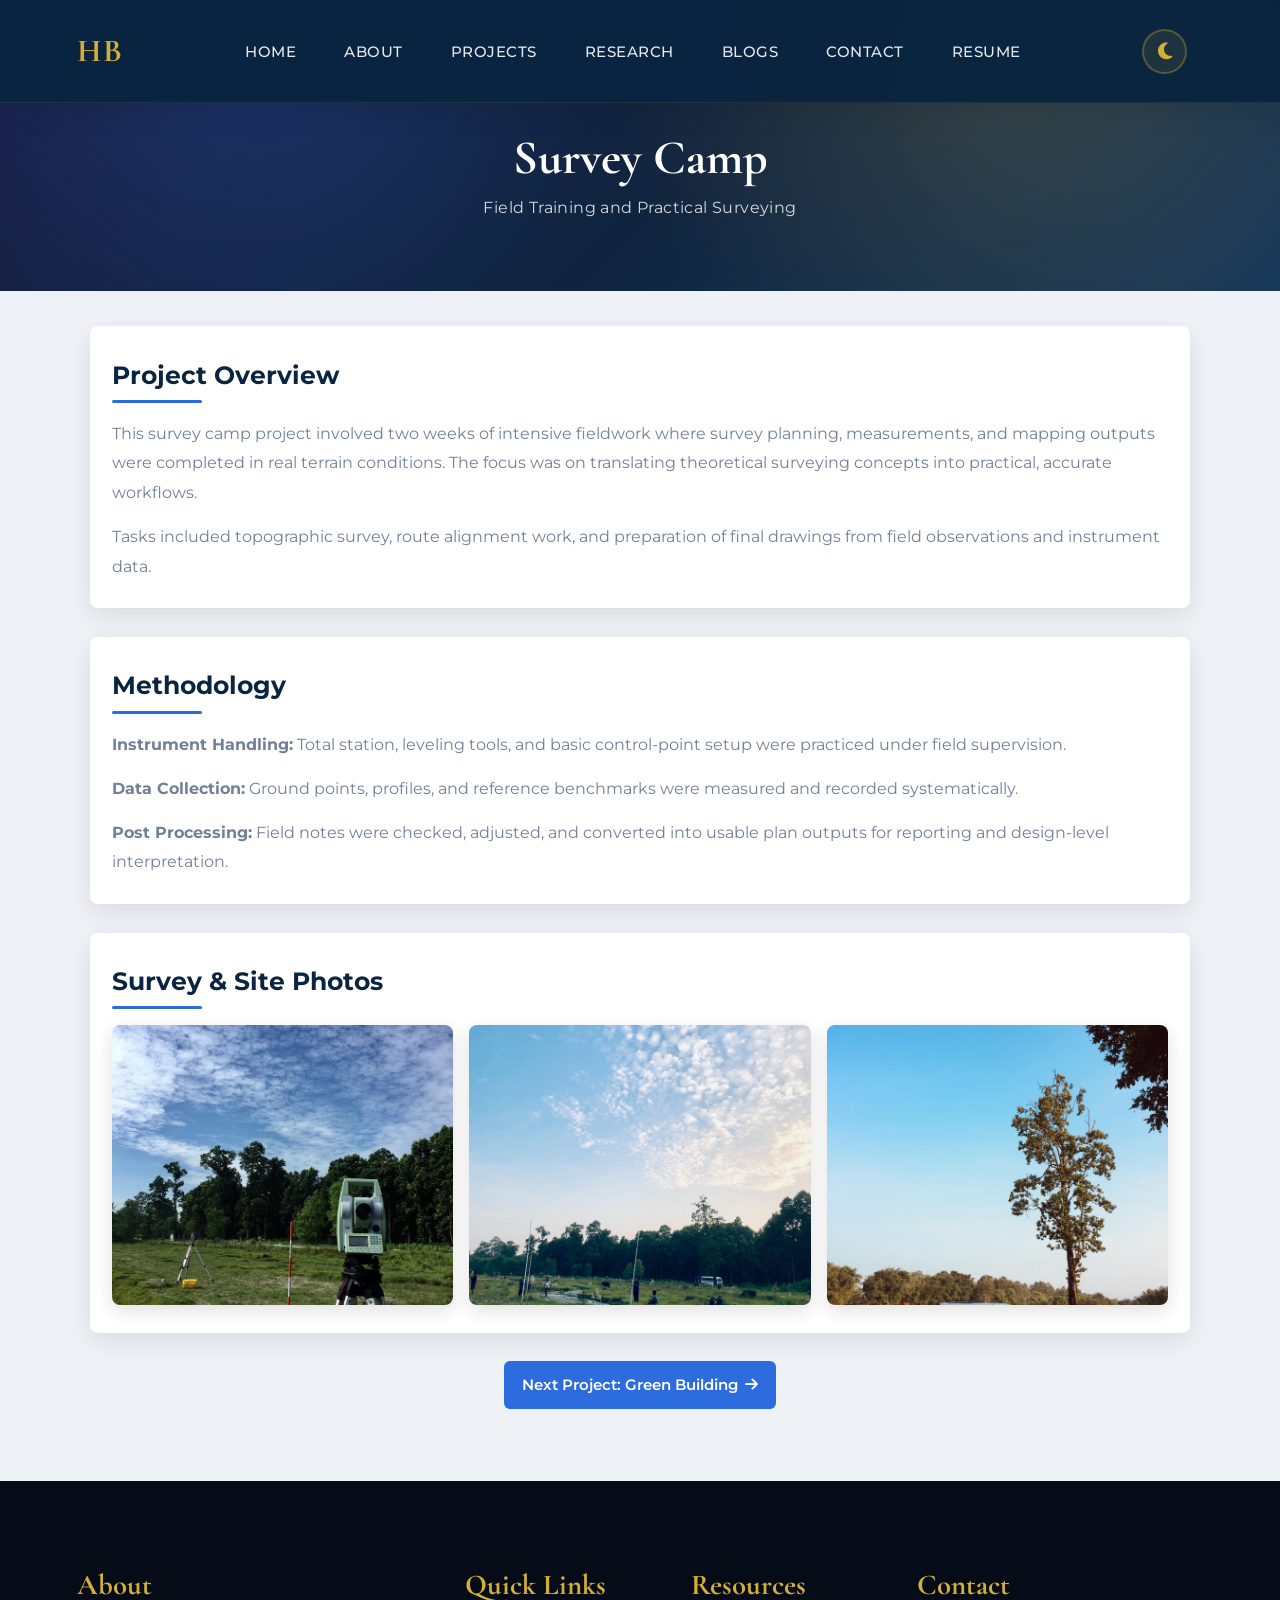
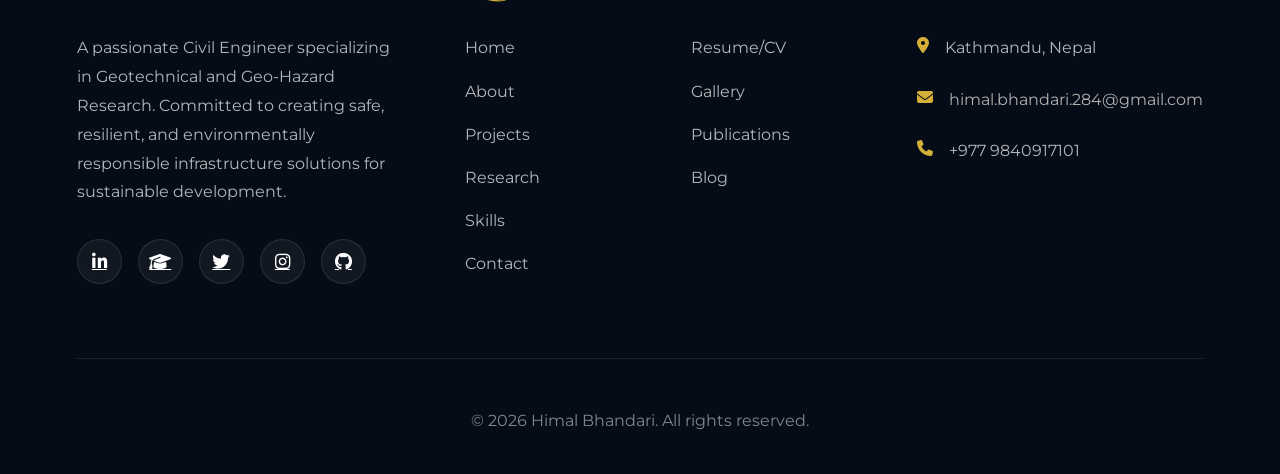
<file: project-survey-camp.html>
<!DOCTYPE html>
<html lang="en">
<head>
    <meta charset="UTF-8">
    <meta name="viewport" content="width=device-width, initial-scale=1.0">
    <title>Survey Camp Project</title>
    <link rel="icon" type="image/png" href="images/favicon-circle.png">
    <link rel="apple-touch-icon" href="images/profile.jpg">
    <meta name="description" content="Survey Camp project page by Himal Bhandari featuring field methodology, measurements, and site visuals from practical surveying work.">
    <meta name="keywords" content="Survey Camp, Surveying Project, Civil Engineering Fieldwork, Himal Bhandari">
    <meta name="author" content="Himal Bhandari">
    <meta name="robots" content="index, follow">
    <link rel="canonical" href="project-survey-camp.html">
    <meta property="og:type" content="article">
    <meta property="og:title" content="Survey Camp Project">
    <meta property="og:description" content="Field training project with survey methods, data collection, and site photos.">
    <meta property="og:url" content="project-survey-camp.html">
    <meta property="og:image" content="images/survey camp1.jpeg">
    <meta name="twitter:card" content="summary_large_image">
    <meta name="twitter:title" content="Survey Camp Project">
    <meta name="twitter:description" content="Detailed surveying project page by Himal Bhandari.">
    <meta name="twitter:image" content="images/survey camp1.jpeg">
    <link href="https://fonts.googleapis.com/css2?family=Cormorant+Garamond:wght@300;400;600;700&family=Montserrat:wght@300;400;500;600;700&display=swap" rel="stylesheet">
    <link rel="stylesheet" href="https://cdnjs.cloudflare.com/ajax/libs/font-awesome/6.4.0/css/all.min.css">
    <link rel="stylesheet" href="style.css">
    <link rel="stylesheet" href="project-detail.css">
    <script type="application/ld+json">
    {
      "@context": "https://schema.org",
      "@type": "CreativeWork",
      "name": "Survey Camp Project",
      "author": {
        "@type": "Person",
        "name": "Himal Bhandari"
      },
      "url": "project-survey-camp.html",
      "image": "images/survey camp1.jpeg",
      "description": "Project page detailing survey camp field methods, data collection, and site documentation."
    }
    </script>
</head>
<body>
    <nav>
        <div class="nav-container">
            <div class="logo"><a href="index.html#home">HB</a></div>
            <ul class="nav-links" id="navLinks">
                <li><a href="index.html#home">Home</a></li>
                <li><a href="index.html#about">About</a></li>
                <li><a href="index.html#projects" class="active">Projects</a></li>
                <li><a href="index.html#research">Research</a></li>
                <li><a href="blogs-page.html">Blogs</a></li>
                <li><a href="index.html#contact">Contact</a></li>
                <li><a href="images/CV_HIMAL_BHANDARI.pdf" target="_blank">Resume</a></li>
            </ul>
            <div class="theme-toggle" id="themeToggle">
                <i class="fas fa-moon"></i>
            </div>
            <div class="menu-toggle" id="menuToggle">
                <span></span>
                <span></span>
                <span></span>
            </div>
        </div>
    </nav>

    <section class="project-hero">
        <h1>Survey Camp</h1>
        <p>Field Training and Practical Surveying</p>
    </section>

    <main class="project-page">
        <div class="project-shell">
            <section class="project-card">
                <h2>Project Overview</h2>
                <p>This survey camp project involved two weeks of intensive fieldwork where survey planning, measurements, and mapping outputs were completed in real terrain conditions. The focus was on translating theoretical surveying concepts into practical, accurate workflows.</p>
                <p>Tasks included topographic survey, route alignment work, and preparation of final drawings from field observations and instrument data.</p>
            </section>

            <section class="project-card">
                <h2>Methodology</h2>
                <p><strong>Instrument Handling:</strong> Total station, leveling tools, and basic control-point setup were practiced under field supervision.</p>
                <p><strong>Data Collection:</strong> Ground points, profiles, and reference benchmarks were measured and recorded systematically.</p>
                <p><strong>Post Processing:</strong> Field notes were checked, adjusted, and converted into usable plan outputs for reporting and design-level interpretation.</p>
            </section>

            <section class="project-card">
                <h2>Survey &amp; Site Photos</h2>
                <div class="photos-grid">
                    <img src="images/survey camp1.jpeg" alt="Survey camp field photo">
                    <img src="images/bridge survey.jpeg" alt="Bridge Survey image">
                    <img src="images/field image.jpeg" alt="Field image">
                </div>
            </section>

            <div class="project-nav-next">
                <a href="project-green-building.html">Next Project: Green Building <i class="fas fa-arrow-right"></i></a>
            </div>
        </div>
    </main>

    <footer>
        <div class="footer-content">
            <div class="footer-section footer-about">
                <h3>About</h3>
                <p>A passionate Civil Engineer specializing in Geotechnical and Geo-Hazard Research. Committed to creating safe, resilient, and environmentally responsible infrastructure solutions for sustainable development.</p>
                <div class="footer-social">
                    <a href="https://linkedin.com/in/himal17101" target="_blank"><i class="fab fa-linkedin-in"></i></a>
                    <a href="https://scholar.google.com/citations?user=aq6gFBcAAAAJ&hl=en" target="_blank"><i class="fas fa-graduation-cap"></i></a>
                    <a href="https://twitter.com" target="_blank"><i class="fab fa-twitter"></i></a>
                    <a href="https://www.instagram.com/th3_heisenberg/" target="_blank"><i class="fab fa-instagram"></i></a>
                    <a href="https://github.com" target="_blank"><i class="fab fa-github"></i></a>
                </div>
            </div>

            <div class="footer-section">
                <h3>Quick Links</h3>
                <ul class="footer-links">
                    <li><a href="index.html#home">Home</a></li>
                    <li><a href="index.html#about">About</a></li>
                    <li><a href="index.html#projects">Projects</a></li>
                    <li><a href="index.html#research">Research</a></li>
                    <li><a href="index.html#skills">Skills</a></li>
                    <li><a href="index.html#contact">Contact</a></li>
                </ul>
            </div>

            <div class="footer-section">
                <h3>Resources</h3>
                <ul class="footer-links">
                    <li><a href="images/CV_HIMAL_BHANDARI.pdf" target="_blank">Resume/CV</a></li>
                    <li><a href="index.html#gallery">Gallery</a></li>
                    <li><a href="#">Publications</a></li>
                    <li><a href="blogs-page.html">Blog</a></li>
                </ul>
            </div>

            <div class="footer-section">
                <h3>Contact</h3>
                <div class="footer-contact-item">
                    <i class="fas fa-map-marker-alt"></i>
                    <p>Kathmandu, Nepal</p>
                </div>
                <div class="footer-contact-item">
                    <i class="fas fa-envelope"></i>
                    <a href="mailto:himal.bhandari.284@gmail.com">himal.bhandari.284@gmail.com</a>
                </div>
                <div class="footer-contact-item">
                    <i class="fas fa-phone"></i>
                    <p>+977 9840917101</p>
                </div>
            </div>
        </div>

        <div class="footer-bottom">
            <p>&copy; 2026 Himal Bhandari. All rights reserved.</p>
        </div>
    </footer>

    <script src="script.js"></script>
</body>
</html>
</file>
<file: style.css>
* {
    margin: 0;
    padding: 0;
    box-sizing: border-box;
}

:root {
    --primary: #0a2540;
    --secondary: #c69963;
    --accent: #d4af37;
    --dark: #050c17;
    --light: #faf8f5;
    --text: #2d3748;
    --gray: #718096;
    --muted: #a0aec0;
}

/* Dark Theme Variables */
[data-theme="dark"] {
    --primary: #0f1f2e;
    --secondary: #d4a574;
    --accent: #e8b968;
    --dark: #050c17;
    --light: #1a1a1a;
    --text: #e2e8f0;
    --gray: #a0aec0;
    --muted: #718096;
}

body {
    font-family: 'Montserrat', sans-serif;
    color: var(--text);
    line-height: 1.7;
    overflow-x: hidden;
    background: var(--light);
    transition: background-color 0.3s ease, color 0.3s ease;
}

html {
    scroll-behavior: smooth;
}

/* Navigation */
nav {
    position: fixed;
    top: 0;
    width: 100%;
    background: rgba(10, 37, 64, 0.97);
    backdrop-filter: blur(20px);
    padding: 1.5rem 6%;
    z-index: 1000;
    box-shadow: 0 4px 30px rgba(0,0,0,0.1);
    border-bottom: 1px solid rgba(212, 175, 55, 0.1);
    animation: slideDown 0.6s ease-out;
}

@keyframes slideDown {
    from {
        transform: translateY(-100%);
        opacity: 0;
    }
    to {
        transform: translateY(0);
        opacity: 1;
    }
}

.nav-container {
    max-width: 1400px;
    margin: 0 auto;
    display: flex;
    justify-content: space-between;
    align-items: center;
}

.logo {
    font-family: 'Cormorant Garamond', serif;
    font-size: 2rem;
    font-weight: 700;
    color: var(--accent);
    letter-spacing: 2px;
    transition: all 0.3s ease;
}

.logo:hover {
    color: var(--secondary);
}

.logo a {
    color: inherit;
    text-decoration: none;
}

.nav-links {
    display: flex;
    gap: 3rem;
    list-style: none;
}

.nav-links a {
    color: rgba(255,255,255,0.9);
    text-decoration: none;
    font-weight: 500;
    font-size: 0.95rem;
    letter-spacing: 0.5px;
    transition: all 0.3s ease;
    position: relative;
    text-transform: uppercase;
}

.nav-links a::before {
    content: '';
    position: absolute;
    bottom: -5px;
    left: 50%;
    width: 0;
    height: 2px;
    background: var(--accent);
    transition: all 0.3s ease;
    transform: translateX(-50%);
}

.nav-links a:hover {
    color: var(--accent);
}

.nav-links a:hover::before {
    width: 100%;
}

.menu-toggle {
    display: none;
    flex-direction: column;
    cursor: pointer;
    gap: 6px;
}

.menu-toggle span {
    width: 28px;
    height: 2px;
    background: var(--accent);
    transition: 0.3s;
}

.theme-toggle {
    width: 45px;
    height: 45px;
    border-radius: 50%;
    background: rgba(212, 175, 55, 0.1);
    border: 2px solid rgba(212, 175, 55, 0.3);
    display: flex;
    align-items: center;
    justify-content: center;
    cursor: pointer;
    transition: all 0.3s ease;
    margin-right: 1rem;
}

.theme-toggle:hover {
    background: rgba(212, 175, 55, 0.2);
    border-color: var(--accent);
    transform: rotate(15deg);
}

.theme-toggle i {
    color: var(--accent);
    font-size: 1.2rem;
    transition: transform 0.3s ease;
}

.theme-toggle:hover i {
    transform: scale(1.1);
}

/* Hero Section */
.hero {
    min-height: 100vh;
    display: flex;
    align-items: center;
    padding: 100px 6% 60px;
    background: linear-gradient(135deg, var(--dark) 0%, var(--primary) 100%);
    position: relative;
    overflow: hidden;
}

.hero::before {
    content: '';
    position: absolute;
    top: 0;
    left: 0;
    right: 0;
    bottom: 0;
    background: 
        radial-gradient(circle at 20% 30%, rgba(212, 175, 55, 0.08) 0%, transparent 50%),
        radial-gradient(circle at 80% 70%, rgba(198, 153, 99, 0.08) 0%, transparent 50%);
    animation: pulseGlow 10s ease-in-out infinite;
}

@keyframes pulseGlow {
    0%, 100% { opacity: 1; }
    50% { opacity: 0.6; }
}

.hero-container {
    max-width: 1400px;
    margin: 0 auto;
    display: grid;
    grid-template-columns: 350px 1fr;
    gap: 60px;
    align-items: center;
    position: relative;
    z-index: 1;
}

.profile-section {
    position: relative;
    animation: fadeInLeft 1s ease-out;
}

@keyframes fadeInLeft {
    from {
        opacity: 0;
        transform: translateX(-60px);
    }
    to {
        opacity: 1;
        transform: translateX(0);
    }
}

.profile-image-wrapper {
    position: relative;
    width: 300px;
    height: 300px;
}

.profile-image {
    width: 100%;
    height: 100%;
    border-radius: 50%;
    border: 5px solid var(--accent);
    box-shadow: 
        0 20px 60px rgba(0,0,0,0.4),
        0 0 0 15px rgba(212, 175, 55, 0.1);
    object-fit: cover;
    position: relative;
    z-index: 2;
}

.profile-image-wrapper::before {
    content: '';
    position: absolute;
    width: 330px;
    height: 330px;
    border-radius: 50%;
    border: 2px dashed var(--secondary);
    top: 50%;
    left: 50%;
    transform: translate(-50%, -50%);
    animation: rotateCircle 30s linear infinite;
}

@keyframes rotateCircle {
    from { transform: translate(-50%, -50%) rotate(0deg); }
    to { transform: translate(-50%, -50%) rotate(360deg); }
}

.hero-content {
    animation: fadeInRight 1s ease-out 0.2s both;
}

@keyframes fadeInRight {
    from {
        opacity: 0;
        transform: translateX(60px);
    }
    to {
        opacity: 1;
        transform: translateX(0);
    }
}

.greeting {
    font-size: 1.3rem;
    color: var(--accent);
    font-weight: 300;
    margin-bottom: 0.5rem;
    letter-spacing: 3px;
    text-transform: uppercase;
}

.hero-content h1 {
    font-family: 'Cormorant Garamond', serif;
    font-size: 4rem;
    color: white;
    margin-bottom: 1rem;
    line-height: 1.1;
    font-weight: 700;
}

.designation {
    font-size: 1.2rem;
    color: var(--secondary);
    font-weight: 300;
    margin-bottom: 1.5rem;
    letter-spacing: 1px;
    line-height: 1.5;
}

.hero-description {
    font-size: 1rem;
    color: rgba(255,255,255,0.75);
    margin-bottom: 2rem;
    max-width: 600px;
    line-height: 1.8;
}

.cta-buttons {
    display: flex;
    gap: 1.5rem;
}

.btn {
    padding: 1.1rem 2.8rem;
    border: none;
    border-radius: 4px;
    font-size: 1rem;
    font-weight: 600;
    cursor: pointer;
    transition: all 0.4s ease;
    text-decoration: none;
    display: inline-block;
    letter-spacing: 1px;
    text-transform: uppercase;
}

.btn-primary {
    background: var(--accent);
    color: var(--dark);
    box-shadow: 0 10px 30px rgba(212, 175, 55, 0.3);
}

.btn-primary:hover {
    background: var(--secondary);
    transform: translateY(-3px);
    box-shadow: 0 15px 40px rgba(212, 175, 55, 0.4);
}

.btn-secondary {
    background: transparent;
    color: white;
    border: 2px solid rgba(255,255,255,0.5);
}

.btn-secondary:hover {
    background: white;
    color: var(--primary);
    border-color: white;
    transform: translateY(-3px);
}

/* About Section */
.about {
    padding: 120px 6%;
    background: var(--light);
    transition: background-color 0.3s ease;
}

.section-container {
    max-width: 1300px;
    margin: 0 auto;
}

.section-header {
    text-align: center;
    margin-bottom: 80px;
}

.section-subtitle {
    font-size: 0.9rem;
    color: var(--secondary);
    font-weight: 600;
    letter-spacing: 3px;
    text-transform: uppercase;
    margin-bottom: 0.5rem;
}

.section-title {
    font-family: 'Cormorant Garamond', serif;
    font-size: 3.5rem;
    color: var(--primary);
    font-weight: 700;
    position: relative;
    display: inline-block;
}

.section-title::after {
    content: '';
    position: absolute;
    bottom: -15px;
    left: 50%;
    transform: translateX(-50%);
    width: 80px;
    height: 3px;
    background: linear-gradient(90deg, transparent, var(--accent), transparent);
}

.about-content {
    display: grid;
    grid-template-columns: 1.2fr 1fr;
    gap: 80px;
    align-items: start;
}

.about-text p {
    font-size: 1.05rem;
    line-height: 1.9;
    margin-bottom: 1.5rem;
    color: var(--gray);
    text-align: justify;
    text-justify: inter-word;
}

.academics-section {
    background: white;
    padding: 3rem;
    border-radius: 8px;
    box-shadow: 0 10px 40px rgba(0,0,0,0.08);
    border-left: 4px solid var(--accent);
    transition: background-color 0.3s ease;
}

[data-theme="dark"] .academics-section {
    background: rgba(255, 255, 255, 0.05);
    box-shadow: 0 10px 40px rgba(0,0,0,0.3);
}

.academics-section h3 {
    font-family: 'Cormorant Garamond', serif;
    font-size: 2rem;
    color: var(--primary);
    margin-bottom: 2rem;
}

.academic-item {
    margin-bottom: 2rem;
    padding-bottom: 2rem;
    border-bottom: 1px solid #e2e8f0;
}

.academic-item:last-child {
    border-bottom: none;
    margin-bottom: 0;
    padding-bottom: 0;
}

.academic-item h4 {
    color: var(--primary);
    font-size: 1.1rem;
    margin-bottom: 0.5rem;
}

.academic-item p {
    color: var(--gray);
    font-size: 0.95rem;
    line-height: 1.7;
}

/* Projects Section */
.projects {
    padding: 120px 6%;
    background: white;
    transition: background-color 0.3s ease;
}

[data-theme="dark"] .projects {
    background: #0f1520;
}

.projects-masonry {
    display: grid;
    grid-template-columns: repeat(auto-fit, minmax(380px, 1fr));
    gap: 2.5rem;
    margin-top: 80px;
}

.project-item {
    background: var(--light);
    border-radius: 0;
    overflow: hidden;
    box-shadow: 0 15px 50px rgba(0,0,0,0.08);
    transition: all 0.5s cubic-bezier(0.4, 0, 0.2, 1);
    position: relative;
    cursor: pointer;
}

[data-theme="dark"] .project-item {
    background: rgba(255, 255, 255, 0.03);
    box-shadow: 0 15px 50px rgba(0,0,0,0.5);
}

.project-item::before {
    content: '';
    position: absolute;
    top: 0;
    left: 0;
    width: 100%;
    height: 4px;
    background: linear-gradient(90deg, var(--accent), var(--secondary));
    transform: scaleX(0);
    transform-origin: left;
    transition: transform 0.5s ease;
}

.project-item:hover::before {
    transform: scaleX(1);
}

.project-item:hover {
    transform: translateY(-12px);
    box-shadow: 0 25px 70px rgba(0,0,0,0.15);
}

.project-image-container {
    width: 100%;
    height: 280px;
    overflow: hidden;
    position: relative;
}

.project-image-container img {
    width: 100%;
    height: 100%;
    object-fit: cover;
    transition: transform 0.6s cubic-bezier(0.4, 0, 0.2, 1);
}

.project-item:hover .project-image-container img {
    transform: scale(1.08);
}

.project-overlay {
    position: absolute;
    top: 0;
    left: 0;
    right: 0;
    bottom: 0;
    background: linear-gradient(to bottom, transparent 0%, rgba(10, 37, 64, 0.8) 100%);
    opacity: 0;
    transition: opacity 0.4s ease;
}

.project-item:hover .project-overlay {
    opacity: 1;
}

.project-info {
    padding: 2.5rem;
}

.project-info h3 {
    font-family: 'Cormorant Garamond', serif;
    font-size: 1.8rem;
    color: var(--primary);
    margin-bottom: 1rem;
    line-height: 1.3;
}

.project-info p {
    color: var(--gray);
    line-height: 1.8;
    margin-bottom: 1.5rem;
}

.project-link {
    color: var(--accent);
    font-weight: 600;
    text-decoration: none;
    display: inline-flex;
    align-items: center;
    gap: 0.5rem;
    transition: gap 0.3s ease;
}

.project-link:hover {
    gap: 1rem;
}

/* Research Section */
.research {
    padding: 120px 6%;
    background: var(--light);
    transition: background-color 0.3s ease;
}

.research-timeline {
    margin-top: 80px;
    position: relative;
    padding-left: 60px;
}

.research-timeline::before {
    content: '';
    position: absolute;
    left: 20px;
    top: 0;
    bottom: 0;
    width: 3px;
    background: linear-gradient(to bottom, var(--accent), var(--secondary));
}

.research-entry {
    display: block;
    margin-bottom: 3rem;
    position: relative;
    padding-bottom: 2rem;
}

.research-entry:last-child {
    margin-bottom: 0;
}

.research-marker {
    position: absolute;
    left: -48px;
    top: 0;
    width: 16px;
    height: 16px;
    background: var(--accent);
    border: 4px solid var(--light);
    border-radius: 50%;
    z-index: 2;
    box-shadow: 0 0 0 8px rgba(212, 175, 55, 0.15);
}

.research-image {
    display: none;
}

.research-content {
    background: white;
    padding: 2.5rem;
    border-radius: 8px;
    box-shadow: 0 5px 20px rgba(0,0,0,0.08);
    transition: all 0.4s ease;
    text-align: left;
    border-left: 3px solid transparent;
}

.research-content:hover {
    transform: translateX(10px);
    box-shadow: 0 10px 30px rgba(0,0,0,0.12);
    border-left-color: var(--accent);
}

.research-content h3 {
    font-family: 'Cormorant Garamond', serif;
    font-size: 1.5rem;
    color: var(--primary);
    margin-bottom: 0.8rem;
    line-height: 1.4;
}

[data-theme="dark"] .research-content {
    background: rgba(255, 255, 255, 0.05);
    box-shadow: 0 5px 20px rgba(0,0,0,0.3);
}

.research-meta {
    color: var(--secondary);
    font-size: 0.85rem;
    margin-bottom: 1rem;
    font-weight: 600;
    font-style: italic;
}

.research-content p {
    color: var(--gray);
    line-height: 1.8;
    margin-bottom: 1.5rem;
}

.research-link {
    color: #4a90e2;
    font-weight: 600;
    text-decoration: none;
    display: inline-flex;
    align-items: center;
    gap: 0.5rem;
    transition: all 0.3s ease;
    margin-top: 0.5rem;
}

.research-link:hover {
    gap: 1rem;
    color: #357abd;
}

/* Skills Section */
.skills {
    padding: 120px 6%;
    background: white;
    transition: background-color 0.3s ease;
}

[data-theme="dark"] .skills {
    background: #0f1520;
}

.skills-grid {
    display: grid;
    grid-template-columns: repeat(auto-fit, minmax(200px, 1fr));
    gap: 2rem;
    margin-top: 80px;
}

.skill-card {
    background: var(--light);
    padding: 3rem 2rem;
    text-align: center;
    border-radius: 8px;
    transition: all 0.4s ease;
    border: 2px solid transparent;
}

[data-theme="dark"] .skill-card {
    background: rgba(255, 255, 255, 0.03);
}

.skill-card:hover {
    background: white;
    border-color: var(--accent);
    transform: translateY(-10px);
    box-shadow: 0 20px 50px rgba(0,0,0,0.1);
}

[data-theme="dark"] .skill-card:hover {
    background: rgba(255, 255, 255, 0.08);
    box-shadow: 0 20px 50px rgba(0,0,0,0.5);
}

.skill-card h3 {
    font-size: 1.3rem;
    color: var(--primary);
    font-weight: 600;
    letter-spacing: 1px;
}

[data-theme="dark"] .skill-card h3 {
    color: var(--text);
}

/* Dark theme heading/subheading contrast fixes */
[data-theme="dark"] .section-title,
[data-theme="dark"] .academics-section h3,
[data-theme="dark"] .academic-item h4,
[data-theme="dark"] .project-info h3,
[data-theme="dark"] .research-content h3,
[data-theme="dark"] .contact-form-section h3,
[data-theme="dark"] .form-group label {
    color: var(--text);
}

[data-theme="dark"] .section-subtitle {
    color: var(--accent);
}

/* Testimonials Section */
.testimonials {
    padding: 120px 6%;
    background: var(--primary);
    position: relative;
    overflow: hidden;
}

.testimonials::before {
    content: '';
    position: absolute;
    top: 0;
    left: 0;
    right: 0;
    bottom: 0;
    background: 
        radial-gradient(circle at 20% 50%, rgba(212, 175, 55, 0.06) 0%, transparent 50%),
        radial-gradient(circle at 80% 50%, rgba(198, 153, 99, 0.06) 0%, transparent 50%);
}

.testimonials .section-title {
    color: white;
}

.testimonials .section-subtitle {
    color: var(--accent);
}

.testimonials-slider {
    margin-top: 80px;
    position: relative;
    overflow: hidden;
}

.testimonial-track {
    display: flex;
    gap: 2rem;
    align-items: stretch;
    will-change: transform;
}

.testimonial-card {
    flex: 0 0 calc((100% - 4rem) / 3);
    background: rgba(255,255,255,0.05);
    backdrop-filter: blur(20px);
    padding: 2.2rem;
    border-radius: 8px;
    border: 1px solid rgba(255,255,255,0.1);
    transition: all 0.5s ease;
    position: relative;
    height: fit-content;
}

.testimonial-card::before {
    content: '"';
    position: absolute;
    top: 20px;
    left: 20px;
    font-size: 6rem;
    color: var(--accent);
    opacity: 0.2;
    font-family: 'Cormorant Garamond', serif;
    line-height: 1;
}

.testimonial-card:hover {
    background: rgba(255,255,255,0.08);
    border-color: var(--accent);
    transform: translateY(-10px);
}

.testimonial-header {
    display: flex;
    align-items: center;
    gap: 1.1rem;
    margin-bottom: 1.6rem;
}

.testimonial-avatar {
    width: 68px;
    height: 68px;
    border-radius: 50%;
    border: 3px solid var(--accent);
    overflow: hidden;
}

.testimonial-avatar img {
    width: 100%;
    height: 100%;
    object-fit: cover;
}

.testimonial-author h4 {
    color: white;
    font-size: 1.2rem;
    margin-bottom: 0.3rem;
}

.testimonial-author p {
    color: var(--accent);
    font-size: 0.9rem;
    line-height: 1.5;
}

.testimonial-text {
    color: rgba(255,255,255,0.8);
    line-height: 1.8;
    font-size: 1rem;
    position: relative;
    z-index: 1;
}

/* Gallery Section */
.gallery {
    padding: 120px 6% 80px;
    background: white;
    overflow: hidden;
    transition: background-color 0.3s ease;
}

[data-theme="dark"] .gallery {
    background: #0f1520;
}

.gallery-slider {
    margin-top: 80px;
    position: relative;
    mask-image: linear-gradient(to right, transparent, black 10%, black 90%, transparent);
}

.gallery-track {
    display: flex;
    gap: 2rem;
    will-change: transform;
}

.gallery-track:hover {
    animation-play-state: paused;
}

@keyframes scrollGallery {
    0% {
        transform: translateX(0);
    }
    100% {
        transform: translateX(-50%);
    }
}

.gallery-item {
    flex-shrink: 0;
    width: 450px;
    height: 300px;
    border-radius: 8px;
    overflow: hidden;
    box-shadow: 0 15px 50px rgba(0,0,0,0.15);
    transition: all 0.4s ease;
    position: relative;
}

.gallery-item:hover {
    transform: scale(1.05);
    box-shadow: 0 20px 60px rgba(0,0,0,0.25);
}

.gallery-item img {
    width: 100%;
    height: 100%;
    object-fit: cover;
}

.gallery-item img {
    cursor: zoom-in;
}

/* Gallery Lightbox */
.gallery-lightbox {
    position: fixed;
    inset: 0;
    background: rgba(0, 0, 0, 0.9);
    display: flex;
    align-items: center;
    justify-content: center;
    padding: 2rem;
    opacity: 0;
    visibility: hidden;
    transition: opacity 0.25s ease, visibility 0.25s ease;
    z-index: 2000;
}

.gallery-lightbox.active {
    opacity: 1;
    visibility: visible;
}

.gallery-lightbox-content {
    max-width: min(1200px, 92vw);
    display: flex;
    flex-direction: column;
    align-items: center;
    gap: 0.9rem;
}

.gallery-lightbox-image {
    max-width: 100%;
    max-height: 88vh;
    width: auto;
    height: auto;
    border-radius: 10px;
    box-shadow: 0 25px 70px rgba(0, 0, 0, 0.45);
    object-fit: contain;
}

.gallery-lightbox-caption {
    max-width: 100%;
    color: rgba(255, 255, 255, 0.9);
    text-align: center;
    font-size: 0.98rem;
    line-height: 1.65;
}

.gallery-lightbox-close {
    position: absolute;
    top: 18px;
    right: 22px;
    width: 46px;
    height: 46px;
    border: none;
    border-radius: 50%;
    background: rgba(255, 255, 255, 0.15);
    color: #fff;
    font-size: 1.8rem;
    line-height: 1;
    cursor: pointer;
    display: flex;
    align-items: center;
    justify-content: center;
}

.gallery-lightbox-close:hover {
    background: rgba(255, 255, 255, 0.28);
}

body.gallery-modal-open {
    overflow: hidden;
}

.gallery-placeholder {
    width: 100%;
    height: 100%;
    background: linear-gradient(135deg, var(--primary), var(--secondary));
    display: flex;
    align-items: center;
    justify-content: center;
    font-size: 4rem;
    color: white;
}

/* Contact Section */
.contact {
    padding: 120px 6%;
    background: var(--light);
    transition: background-color 0.3s ease;
}

.contact-wrapper {
    display: grid;
    grid-template-columns: 1fr 1.5fr;
    gap: 4rem;
    margin-top: 80px;
    max-width: 1300px;
    margin-left: auto;
    margin-right: auto;
}

.contact-info-section {
    background: var(--primary);
    padding: 4rem 3rem;
    border-radius: 8px;
    color: white;
    height: fit-content;
    transition: background-color 0.3s ease;
}

[data-theme="dark"] .contact-info-section {
    background: rgba(10, 37, 64, 0.8);
    border: 1px solid rgba(212, 175, 55, 0.2);
}

.contact-info-section h3 {
    font-family: 'Cormorant Garamond', serif;
    font-size: 2.2rem;
    margin-bottom: 2.5rem;
    color: var(--accent);
}

.contact-item {
    display: flex;
    align-items: flex-start;
    gap: 1.5rem;
    margin-bottom: 2.5rem;
}

.contact-item i {
    font-size: 1.5rem;
    color: var(--accent);
    width: 35px;
    flex-shrink: 0;
    margin-top: 5px;
}

.contact-item-content h4 {
    font-size: 1rem;
    margin-bottom: 0.5rem;
    color: var(--accent);
    font-weight: 600;
    text-transform: uppercase;
    letter-spacing: 1px;
}

.contact-item-content p {
    color: rgba(255,255,255,0.8);
    line-height: 1.7;
}

.contact-item-content a,
.contact-item-content a:link,
.contact-item-content a:visited,
.contact-item-content a:active {
    color: #b0b0b0;
    text-decoration: none;
    transition: color 0.3s ease;
}

.contact-item-content a:hover {
    color: #d4af37;
}

.contact-social {
    margin-top: 3rem;
    padding-top: 2rem;
    border-top: 1px solid rgba(255,255,255,0.1);
}

.contact-social h4 {
    font-size: 1rem;
    margin-bottom: 1.5rem;
    color: var(--accent);
    font-weight: 600;
    text-transform: uppercase;
    letter-spacing: 1px;
}

.social-icons {
    display: flex;
    gap: 1rem;
    flex-wrap: wrap;
}

.social-icons a {
    width: 50px;
    height: 50px;
    background: rgba(255,255,255,0.1);
    border-radius: 50%;
    display: flex;
    align-items: center;
    justify-content: center;
    color: white;
    font-size: 1.2rem;
    transition: all 0.3s ease;
    border: 1px solid rgba(255,255,255,0.2);
}

.social-icons a:hover {
    background: var(--accent);
    color: var(--dark);
    transform: translateY(-5px);
    border-color: var(--accent);
}

.contact-form-section {
    background: white;
    padding: 4rem;
    border-radius: 8px;
    box-shadow: 0 15px 50px rgba(0,0,0,0.08);
    transition: background-color 0.3s ease;
}

[data-theme="dark"] .contact-form-section {
    background: rgba(255, 255, 255, 0.05);
    box-shadow: 0 15px 50px rgba(0,0,0,0.3);
}

.contact-form-section h3 {
    font-family: 'Cormorant Garamond', serif;
    font-size: 2.2rem;
    color: var(--primary);
    margin-bottom: 2rem;
}

.form-group {
    margin-bottom: 2rem;
}

.form-group label {
    display: block;
    margin-bottom: 0.7rem;
    color: var(--primary);
    font-weight: 600;
    font-size: 0.95rem;
    text-transform: uppercase;
    letter-spacing: 0.5px;
}

.form-group input,
.form-group textarea {
    width: 100%;
    padding: 1.2rem;
    border: 2px solid #e2e8f0;
    border-radius: 4px;
    font-family: 'Montserrat', sans-serif;
    font-size: 1rem;
    transition: all 0.3s ease;
    background: var(--light);
    color: var(--text);
}

[data-theme="dark"] .form-group input,
[data-theme="dark"] .form-group textarea {
    background: rgba(255, 255, 255, 0.05);
    border-color: rgba(255, 255, 255, 0.1);
}

.form-group input:focus,
.form-group textarea:focus {
    outline: none;
    border-color: var(--accent);
    background: white;
}

[data-theme="dark"] .form-group input:focus,
[data-theme="dark"] .form-group textarea:focus {
    background: rgba(255, 255, 255, 0.08);
}

.form-group textarea {
    resize: vertical;
    min-height: 180px;
}

.submit-btn {
    width: 100%;
    padding: 1.3rem;
    background: var(--accent);
    color: var(--dark);
    border: none;
    border-radius: 4px;
    font-size: 1.05rem;
    font-weight: 700;
    cursor: pointer;
    transition: all 0.4s ease;
    text-transform: uppercase;
    letter-spacing: 1px;
}

.submit-btn:hover {
    background: var(--secondary);
    transform: translateY(-3px);
    box-shadow: 0 15px 40px rgba(212, 175, 55, 0.3);
}

/* Footer */
footer {
    background: var(--dark);
    color: rgba(255,255,255,0.7);
    padding: 80px 6% 40px;
}

.footer-content {
    max-width: 1400px;
    margin: 0 auto;
    display: grid;
    grid-template-columns: 2fr 1fr 1fr 1.5fr;
    gap: 4rem;
    margin-bottom: 4rem;
}

.footer-section h3 {
    font-family: 'Cormorant Garamond', serif;
    font-size: 1.8rem;
    margin-bottom: 1.5rem;
    color: var(--accent);
}

.footer-about p {
    line-height: 1.8;
    margin-bottom: 2rem;
}

.footer-social {
    display: flex;
    gap: 1rem;
}

.footer-social a {
    width: 45px;
    height: 45px;
    background: rgba(255,255,255,0.05);
    border-radius: 50%;
    display: flex;
    align-items: center;
    justify-content: center;
    color: white;
    font-size: 1.1rem;
    transition: all 0.3s ease;
    border: 1px solid rgba(255,255,255,0.1);
}

.footer-social a:hover {
    background: var(--accent);
    color: var(--dark);
    transform: translateY(-5px);
    border-color: var(--accent);
}

.footer-links {
    list-style: none;
}

.footer-links li {
    margin-bottom: 1rem;
}

.footer-links a {
    color: rgba(255,255,255,0.7);
    text-decoration: none;
    transition: all 0.3s ease;
    display: inline-block;
}

.footer-links a:hover {
    color: var(--accent);
    transform: translateX(5px);
}

.footer-contact-item {
    display: flex;
    align-items: flex-start;
    gap: 1rem;
    margin-bottom: 1.5rem;
}

.footer-contact-item i {
    color: var(--accent);
    margin-top: 3px;
}

.footer-contact-item a,
.footer-contact-item a:link,
.footer-contact-item a:visited,
.footer-contact-item a:active {
    color: #b0b0b0;
    text-decoration: none;
    transition: color 0.3s ease;
}

.footer-contact-item a:hover {
    color: #d4af37;
}

.footer-bottom {
    text-align: center;
    padding-top: 3rem;
    border-top: 1px solid rgba(255,255,255,0.1);
    color: rgba(255,255,255,0.5);
}

/* WhatsApp Float */
.whatsapp-float {
    position: fixed;
    bottom: 35px;
    right: 35px;
    width: 65px;
    height: 65px;
    background: #25D366;
    border-radius: 50%;
    display: flex;
    align-items: center;
    justify-content: center;
    font-size: 2.2rem;
    color: white;
    box-shadow: 0 8px 30px rgba(37, 211, 102, 0.5);
    z-index: 999;
    transition: all 0.3s ease;
    text-decoration: none;
}

.whatsapp-float:hover {
    transform: scale(1.1);
    box-shadow: 0 12px 40px rgba(37, 211, 102, 0.7);
}

/* Responsive Design */
@media (max-width: 1200px) {
    .hero-container {
        grid-template-columns: 1fr;
        text-align: center;
        gap: 50px;
    }

    .profile-section {
        margin: 0 auto;
    }

    .hero-content h1 {
        font-size: 4rem;
    }

    .cta-buttons {
        justify-content: center;
    }

    .about-content {
        grid-template-columns: 1fr;
    }

    .research-timeline::before {
        left: 15px;
    }

    .research-timeline {
        padding-left: 50px;
    }

    .research-marker {
        left: -42px;
        width: 14px;
        height: 14px;
    }

    .research-entry {
        margin-bottom: 2rem;
    }

    .testimonial-card {
        flex-basis: calc((100% - 2rem) / 2);
    }

    .contact-wrapper {
        grid-template-columns: 1fr;
    }

    .footer-content {
        grid-template-columns: 1fr 1fr;
    }

    .gallery-track {
        animation-duration: 10s;
    }
}

@media (max-width: 768px) {
    nav {
        padding: 1.2rem 5%;
    }

    .theme-toggle {
        width: 40px;
        height: 40px;
        margin-right: 0.5rem;
    }

    .theme-toggle i {
        font-size: 1rem;
    }

    .nav-links {
        position: fixed;
        top: 80px;
        left: -100%;
        flex-direction: column;
        background: var(--primary);
        width: 100%;
        padding: 2rem;
        gap: 1.5rem;
        transition: left 0.3s ease;
        box-shadow: 0 10px 30px rgba(0,0,0,0.3);
    }

    .nav-links.active {
        left: 0;
    }

    .menu-toggle {
        display: flex;
    }

    .menu-toggle.active span:nth-child(1) {
        transform: rotate(45deg) translate(10px, 10px);
    }

    .menu-toggle.active span:nth-child(2) {
        opacity: 0;
    }

    .menu-toggle.active span:nth-child(3) {
        transform: rotate(-45deg) translate(8px, -8px);
    }

    .hero {
        /* Extra top space so profile image ring stays below the fixed navbar */
        padding: 130px 5% 60px;
    }

    .profile-image-wrapper {
        width: 280px;
        height: 280px;
    }

    .profile-image-wrapper::before {
        width: 310px;
        height: 310px;
    }

    .hero-content h1 {
        font-size: 2.8rem;
    }

    .designation {
        font-size: 1.1rem;
    }

    .cta-buttons {
        flex-direction: column;
    }

    .section-title {
        font-size: 2.5rem;
    }

    .projects-masonry {
        grid-template-columns: 1fr;
    }

    .skills-grid {
        grid-template-columns: repeat(2, 1fr);
    }

    .gallery-item {
        width: 320px;
        height: 220px;
    }

    .gallery-track {
        animation-duration: 8s;
    }

    .testimonial-card {
        flex-basis: 100%;
    }

    .testimonial-track {
        gap: 1rem;
    }

    .testimonial-card {
        padding: 1.8rem;
    }

    .contact-form-section,
    .contact-info-section {
        padding: 2.5rem 2rem;
    }

    .footer-content {
        grid-template-columns: 1fr;
        gap: 2.5rem;
    }

    .whatsapp-float {
        width: 55px;
        height: 55px;
        font-size: 1.8rem;
        bottom: 25px;
        right: 25px;
    }
}

@media (max-width: 480px) {
    .hero {
        padding-top: 140px;
    }
}
</file>
<file: blogs-page.css>
/* Import Google Fonts */
@import url('https://fonts.googleapis.com/css2?family=Playfair+Display:wght@400;500;600;700&family=Poppins:wght@300;400;500;600;700&display=swap');

/* Reset and Base Styles */
* {
    margin: 0;
    padding: 0;
    box-sizing: border-box;
}

:root {
    --primary-dark: #0a1929;
    --secondary-dark: #132a3f;
    --accent-gold: #d4af37;
    --text-light: #e8e8e8;
    --text-gray: #b0b0b0;
    --hover-gold: #f0c75e;
    --card-bg: #1a2332;
}

body {
    font-family: 'Poppins', sans-serif;
    line-height: 1.6;
    color: var(--text-light);
    background-color: var(--primary-dark);
}

/* Make blog page respond to global theme toggle */
html[data-theme="light"] body.blogs-page {
    color: #1f2937;
    background-color: #f3f6fb;
}

html[data-theme="light"] .page-header {
    background: linear-gradient(135deg, #f8fbff 0%, #eaf2ff 100%);
    border-bottom-color: rgba(45, 108, 223, 0.22);
}

html[data-theme="light"] .page-title {
    color: #0a2540;
}

html[data-theme="light"] .blog-section {
    background-color: #f3f6fb;
}

html[data-theme="light"] .blog-card {
    background-color: #ffffff;
    border-color: rgba(45, 108, 223, 0.16);
}

html[data-theme="light"] .blog-meta,
html[data-theme="light"] .meta-item,
html[data-theme="light"] .blog-excerpt {
    color: #4b5563;
}

html[data-theme="light"] .tag {
    color: #1d4ed8;
    border-color: rgba(29, 78, 216, 0.25);
    background-color: rgba(59, 130, 246, 0.1);
}

/* Keep blog page content below the fixed global navbar */
body.blogs-page {
    padding-top: 92px;
}

.container {
    max-width: 1400px;
    margin: 0 auto;
    padding: 0 30px;
}

/* Page Header */
.page-header {
    background: linear-gradient(135deg, var(--primary-dark) 0%, var(--secondary-dark) 100%);
    padding: 6rem 0 4rem;
    text-align: center;
    border-bottom: 1px solid rgba(212, 175, 55, 0.2);
}

.page-title {
    font-family: 'Playfair Display', serif;
    font-size: 4rem;
    color: var(--text-light);
    font-weight: 600;
    letter-spacing: 2px;
}

/* Blog Section */
.blog-section {
    padding: 5rem 0;
    background-color: var(--primary-dark);
}

/* Blog Grid */
.blog-grid {
    display: grid;
    grid-template-columns: repeat(auto-fit, minmax(550px, 1fr));
    gap: 3rem;
}

/* Blog Card */
.blog-card {
    background-color: var(--card-bg);
    border-radius: 0;
    overflow: hidden;
    transition: all 0.4s ease;
    border: 1px solid rgba(212, 175, 55, 0.1);
    display: flex;
    flex-direction: column;
}

.blog-card:hover {
    transform: translateY(-8px);
    box-shadow: 0 15px 40px rgba(212, 175, 55, 0.2);
    border-color: var(--accent-gold);
}

/* Blog Image */
.blog-image {
    width: 100%;
    height: 280px;
    overflow: hidden;
    position: relative;
}

.blog-image img {
    width: 100%;
    height: 100%;
    object-fit: cover;
    transition: transform 0.6s ease;
}

.blog-card:hover .blog-image img {
    transform: scale(1.08);
}

/* Blog Content */
.blog-content {
    padding: 2rem;
    display: flex;
    flex-direction: column;
    flex-grow: 1;
}

/* Blog Meta */
.blog-meta {
    display: flex;
    flex-wrap: wrap;
    gap: 1.5rem;
    margin-bottom: 1.2rem;
}

.meta-item {
    color: var(--text-gray);
    font-size: 0.85rem;
    display: flex;
    align-items: center;
    gap: 0.4rem;
}

.meta-item i {
    color: var(--accent-gold);
    font-size: 0.9rem;
}

/* Blog Title */
.blog-title {
    font-family: 'Poppins', sans-serif;
    font-size: 1.5rem;
    color: #3b82f6;
    margin-bottom: 1rem;
    line-height: 1.4;
    font-weight: 600;
    transition: color 0.3s ease;
}

.blog-card:hover .blog-title {
    color: #60a5fa;
}

/* Blog Excerpt */
.blog-excerpt {
    color: var(--text-gray);
    font-size: 0.95rem;
    line-height: 1.7;
    margin-bottom: 1.5rem;
    flex-grow: 1;
}

/* Blog Tags */
.blog-tags {
    display: flex;
    flex-wrap: wrap;
    gap: 0.8rem;
    margin-bottom: 1.5rem;
}

.tag {
    background-color: rgba(59, 130, 246, 0.15);
    color: #93c5fd;
    padding: 0.4rem 0.9rem;
    border-radius: 20px;
    font-size: 0.8rem;
    display: flex;
    align-items: center;
    gap: 0.4rem;
    border: 1px solid rgba(59, 130, 246, 0.3);
    transition: all 0.3s ease;
}

.tag:hover {
    background-color: rgba(59, 130, 246, 0.25);
    border-color: rgba(59, 130, 246, 0.5);
}

.tag i {
    font-size: 0.75rem;
}

/* Read More Button */
.read-more-btn {
    display: inline-flex;
    align-items: center;
    gap: 0.5rem;
    color: #3b82f6;
    text-decoration: none;
    font-weight: 600;
    font-size: 0.95rem;
    transition: all 0.3s ease;
    align-self: flex-start;
}

.read-more-btn i {
    transition: transform 0.3s ease;
}

.read-more-btn:hover {
    color: #60a5fa;
    gap: 0.8rem;
}

.read-more-btn:hover i {
    transform: translateX(5px);
}

/* Responsive Design */
@media (max-width: 1200px) {
    .blog-grid {
        grid-template-columns: repeat(auto-fit, minmax(450px, 1fr));
    }
}

@media (max-width: 968px) {
    .blog-grid {
        grid-template-columns: 1fr;
    }
    
    .page-title {
        font-size: 3rem;
    }
    
    .blog-section {
        padding: 3rem 0;
    }
}

@media (max-width: 768px) {
    body.blogs-page {
        padding-top: 80px;
    }

    .page-header {
        padding: 4rem 0 3rem;
    }
    
    .page-title {
        font-size: 2.5rem;
    }
    
    .blog-grid {
        gap: 2rem;
    }
    
    .blog-content {
        padding: 1.5rem;
    }
    
    .blog-title {
        font-size: 1.3rem;
    }
    
    .blog-meta {
        gap: 1rem;
    }
}

@media (max-width: 480px) {
    .page-title {
        font-size: 2rem;
    }
    
    .blog-image {
        height: 220px;
    }
    
    .blog-title {
        font-size: 1.2rem;
    }
    
    .blog-excerpt {
        font-size: 0.9rem;
    }
    
    .blog-meta {
        flex-direction: column;
        gap: 0.5rem;
    }
    
    .meta-item {
        font-size: 0.8rem;
    }
}

/* Additional utility classes for navbar and footer compatibility */
.navbar {
    background-color: var(--secondary-dark);
    padding: 1.2rem 0;
    position: sticky;
    top: 0;
    z-index: 1000;
    box-shadow: 0 2px 20px rgba(0, 0, 0, 0.3);
}

.nav-container {
    max-width: 1400px;
    margin: 0 auto;
    padding: 0 40px;
    display: flex;
    justify-content: space-between;
    align-items: center;
}

.logo h1 {
    font-family: 'Playfair Display', serif;
    color: var(--accent-gold);
    font-size: 2.5rem;
    font-weight: 700;
    letter-spacing: 2px;
}

.nav-menu {
    display: flex;
    list-style: none;
    gap: 3rem;
    align-items: center;
}

.nav-menu li a {
    color: var(--text-light);
    text-decoration: none;
    font-size: 0.95rem;
    font-weight: 400;
    letter-spacing: 1.5px;
    transition: color 0.3s ease;
    position: relative;
}

.nav-menu li a::after {
    content: '';
    position: absolute;
    width: 0;
    height: 2px;
    bottom: -5px;
    left: 0;
    background-color: var(--accent-gold);
    transition: width 0.3s ease;
}

.nav-menu li a:hover,
.nav-menu li a.active {
    color: var(--accent-gold);
}

.nav-menu li a:hover::after,
.nav-menu li a.active::after {
    width: 100%;
}

.theme-toggle {
    width: 50px;
    height: 50px;
    border: 2px solid var(--accent-gold);
    border-radius: 50%;
    display: flex;
    align-items: center;
    justify-content: center;
    cursor: pointer;
    transition: all 0.3s ease;
    font-size: 1.5rem;
}

.theme-toggle:hover {
    background-color: rgba(212, 175, 55, 0.1);
    transform: rotate(20deg);
}

.hamburger {
    display: none;
    flex-direction: column;
    cursor: pointer;
    gap: 6px;
}

.hamburger span {
    width: 28px;
    height: 3px;
    background-color: var(--accent-gold);
    border-radius: 3px;
    transition: all 0.3s ease;
}

/* Footer Styles */
.footer {
    background-color: var(--secondary-dark);
    padding: 4rem 0 2rem;
    margin-top: 4rem;
    border-top: 1px solid rgba(212, 175, 55, 0.2);
    position: relative;
}

.footer-content {
    display: grid;
    grid-template-columns: 1.5fr 1fr 1fr 1fr;
    gap: 3rem;
    margin-bottom: 3rem;
}

.footer-section h3 {
    font-family: 'Playfair Display', serif;
    color: var(--accent-gold);
    font-size: 1.5rem;
    margin-bottom: 1.5rem;
    font-weight: 600;
}

.footer-section p {
    color: var(--text-gray);
    line-height: 1.8;
    margin-bottom: 1.5rem;
}

.footer-section ul {
    list-style: none;
}

.footer-section ul li {
    margin-bottom: 0.8rem;
}

.footer-section ul li a {
    color: var(--text-gray);
    text-decoration: none;
    transition: color 0.3s ease;
    display: flex;
    align-items: center;
    gap: 0.5rem;
}

.footer-section ul li a:hover {
    color: var(--accent-gold);
}

.contact-info li {
    display: flex;
    align-items: flex-start;
    gap: 0.8rem;
    color: var(--text-gray);
}

.contact-info .icon {
    font-size: 1.2rem;
}

.footer-contact-item a,
.footer-contact-item a:link,
.footer-contact-item a:visited,
.footer-contact-item a:active {
    color: var(--text-gray);
    text-decoration: none;
    transition: color 0.3s ease;
}

.footer-contact-item a:hover {
    color: var(--accent-gold);
}

.social-links {
    display: flex;
    gap: 1rem;
    margin-top: 1.5rem;
}

.social-links a {
    width: 45px;
    height: 45px;
    border: 2px solid var(--accent-gold);
    border-radius: 50%;
    display: flex;
    align-items: center;
    justify-content: center;
    color: var(--accent-gold);
    text-decoration: none;
    transition: all 0.3s ease;
    font-size: 1.2rem;
}

.social-links a:hover {
    background-color: var(--accent-gold);
    color: var(--primary-dark);
    transform: translateY(-3px);
}

.footer-bottom {
    text-align: center;
    padding-top: 2rem;
    border-top: 1px solid rgba(212, 175, 55, 0.2);
}

.footer-bottom p {
    color: var(--text-gray);
    font-size: 0.95rem;
}

/* Scroll to Top Button */
.scroll-top {
    position: fixed;
    bottom: 30px;
    right: 30px;
    width: 55px;
    height: 55px;
    background: linear-gradient(135deg, var(--accent-gold) 0%, var(--hover-gold) 100%);
    color: var(--primary-dark);
    border: none;
    border-radius: 50%;
    font-size: 1.8rem;
    cursor: pointer;
    opacity: 0;
    visibility: hidden;
    transition: all 0.3s ease;
    z-index: 999;
    box-shadow: 0 5px 20px rgba(212, 175, 55, 0.4);
}

.scroll-top.visible {
    opacity: 1;
    visibility: visible;
}

.scroll-top:hover {
    transform: translateY(-5px);
    box-shadow: 0 8px 25px rgba(212, 175, 55, 0.6);
}

/* WhatsApp Button */
.whatsapp-btn {
    position: fixed;
    bottom: 100px;
    right: 30px;
    width: 60px;
    height: 60px;
    background: #25D366;
    border-radius: 50%;
    display: flex;
    align-items: center;
    justify-content: center;
    font-size: 2rem;
    text-decoration: none;
    box-shadow: 0 5px 20px rgba(37, 211, 102, 0.4);
    transition: all 0.3s ease;
    z-index: 999;
}

.whatsapp-btn:hover {
    transform: scale(1.1) translateY(-3px);
    box-shadow: 0 8px 25px rgba(37, 211, 102, 0.6);
}

/* Mobile Navigation */
@media (max-width: 768px) {
    .hamburger {
        display: flex;
    }
    
    .nav-menu {
        position: fixed;
        left: -100%;
        top: 85px;
        flex-direction: column;
        background-color: var(--secondary-dark);
        width: 100%;
        text-align: center;
        transition: left 0.3s ease;
        box-shadow: 0 10px 27px rgba(0, 0, 0, 0.5);
        padding: 2rem 0;
        gap: 0;
        border-top: 2px solid var(--accent-gold);
    }
    
    .nav-menu.active {
        left: 0;
    }
    
    .nav-menu li {
        margin: 1rem 0;
    }
    
    .theme-toggle {
        display: none;
    }
    
    .footer-content {
        grid-template-columns: 1fr;
        text-align: left;
    }
    
    .social-links {
        justify-content: flex-start;
    }
    
    .contact-info li {
        justify-content: flex-start;
    }
}

/* Hamburger Animation */
.hamburger.active span:nth-child(1) {
    transform: rotate(45deg) translate(10px, 10px);
}

.hamburger.active span:nth-child(2) {
    opacity: 0;
}

.hamburger.active span:nth-child(3) {
    transform: rotate(-45deg) translate(8px, -8px);
}
</file>
<file: project-detail.css>
/* Project Detail Pages */
:root {
    --card-bg: #ffffff;
    --page-bg: #eef2f7;
    --heading: #0a2540;
    --line: #2d6cdf;
}

[data-theme="dark"] {
    --card-bg: rgba(255, 255, 255, 0.06);
    --page-bg: #0b1320;
    --heading: #e2e8f0;
    --line: #60a5fa;
}

.project-hero {
    padding: 130px 6% 70px;
    text-align: center;
    background:
        radial-gradient(circle at 20% 20%, rgba(45, 108, 223, 0.22), transparent 35%),
        radial-gradient(circle at 80% 10%, rgba(212, 175, 55, 0.2), transparent 40%),
        linear-gradient(135deg, #1a1e44, #10243f 55%, #14365b);
    color: #fff;
}

.project-hero h1 {
    font-family: 'Cormorant Garamond', serif;
    font-size: 3rem;
    line-height: 1.2;
    margin-bottom: 0.4rem;
}

.project-hero p {
    color: rgba(255, 255, 255, 0.82);
    letter-spacing: 0.4px;
}

.project-page {
    background: var(--page-bg);
    padding: 2.2rem 6% 4.5rem;
}

.project-shell {
    max-width: 1100px;
    margin: 0 auto;
}

.project-card {
    background: var(--card-bg);
    border-radius: 8px;
    box-shadow: 0 8px 26px rgba(0, 0, 0, 0.09);
    padding: 1.7rem 1.4rem;
    margin-bottom: 1.8rem;
}

[data-theme="dark"] .project-card {
    box-shadow: 0 10px 30px rgba(0, 0, 0, 0.35);
}

.project-card h2 {
    color: var(--heading);
    font-size: 1.55rem;
    margin-bottom: 1rem;
    position: relative;
    padding-bottom: 0.45rem;
}

.project-card h2::after {
    content: '';
    position: absolute;
    left: 0;
    bottom: 0;
    width: 90px;
    height: 3px;
    border-radius: 2px;
    background: var(--line);
}

.project-card p {
    color: var(--gray);
    line-height: 1.85;
    margin-bottom: 0.9rem;
}

.project-card p:last-child {
    margin-bottom: 0;
}

.photos-grid {
    display: grid;
    grid-template-columns: repeat(3, minmax(0, 1fr));
    gap: 1rem;
}

.photos-grid img {
    width: 100%;
    height: 280px;
    object-fit: cover;
    border-radius: 8px;
    box-shadow: 0 6px 18px rgba(0, 0, 0, 0.12);
    cursor: zoom-in;
}

.project-nav-next {
    text-align: center;
    margin-top: 0.5rem;
}

.project-nav-next a {
    display: inline-flex;
    align-items: center;
    gap: 0.45rem;
    background: #2d6cdf;
    color: #fff;
    text-decoration: none;
    padding: 0.72rem 1.1rem;
    border-radius: 6px;
    font-size: 0.92rem;
    font-weight: 600;
}

.project-nav-next a:hover {
    background: #1f56c9;
}

@media (max-width: 900px) {
    .project-hero h1 {
        font-size: 2.35rem;
    }

    .photos-grid {
        grid-template-columns: repeat(2, minmax(0, 1fr));
    }
}

@media (max-width: 768px) {
    .project-hero {
        padding-top: 120px;
        padding-bottom: 52px;
    }

    .project-page {
        padding-top: 1.4rem;
    }

    .project-card {
        padding: 1.25rem 1rem;
    }

    .project-card h2 {
        font-size: 1.3rem;
    }

    .photos-grid {
        grid-template-columns: 1fr;
    }

    .photos-grid img {
        height: 240px;
    }
}
</file>
